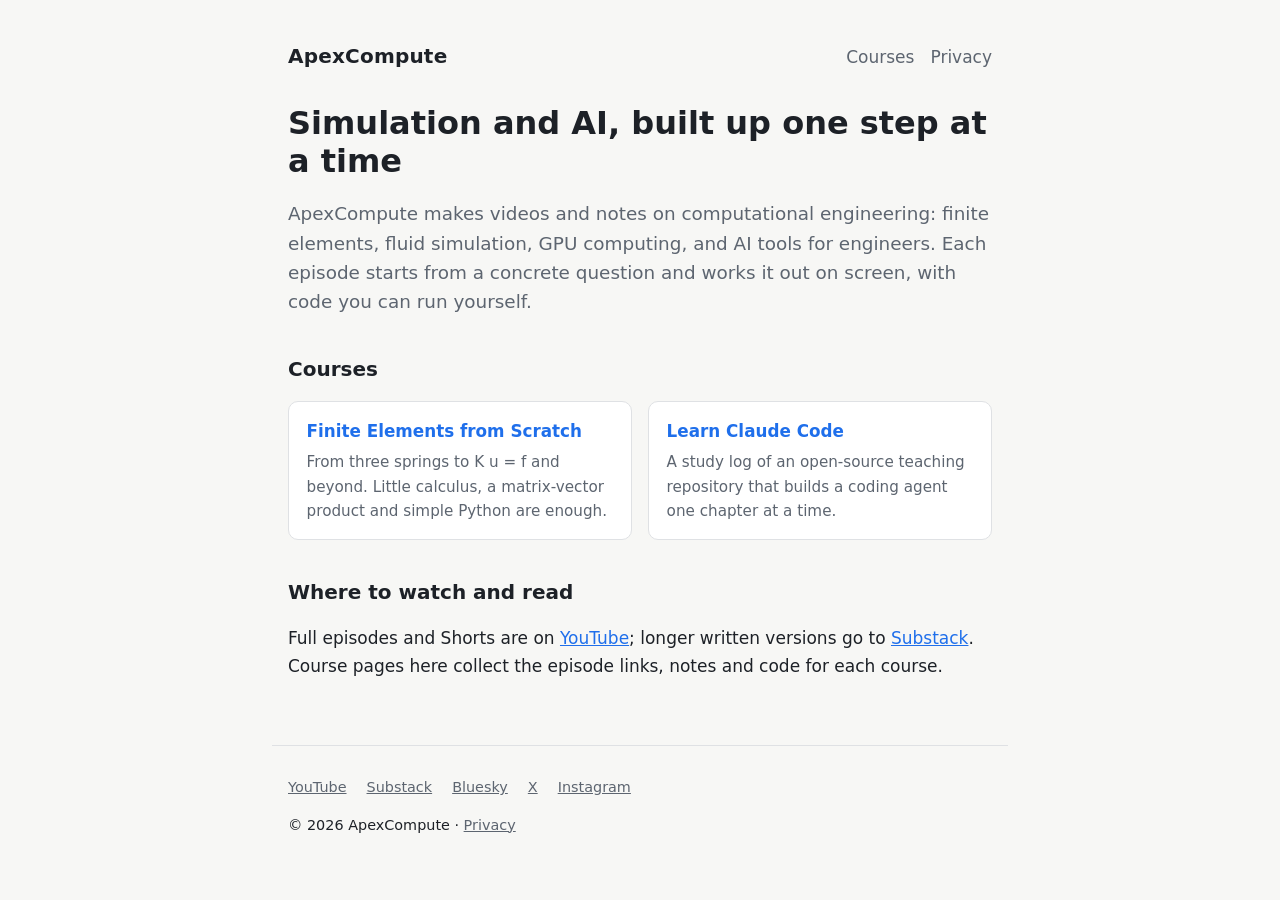
<file: index.html>
<!doctype html>
<html lang="en">
<head>
<meta charset="utf-8">
<meta name="viewport" content="width=device-width, initial-scale=1">
<title>ApexCompute</title>
<meta name="description" content="Videos and notes on simulation, finite elements, GPU computing and AI for engineering.">
<link rel="stylesheet" href="assets/style.css">
</head>
<body>
<header>
  <a class="brand" href="">ApexCompute</a>
  <nav><a href="courses/">Courses</a><a href="privacy.html">Privacy</a></nav>
</header>
<main>
<h1>Simulation and AI, built up one step at a time</h1>
<p class="lead">ApexCompute makes videos and notes on computational engineering: finite elements, fluid simulation, GPU computing, and AI tools for engineers. Each episode starts from a concrete question and works it out on screen, with code you can run yourself.</p>

<h2>Courses</h2>
<div class="cards">
  <a class="card" href="courses/finite-elements/" style="text-decoration:none">
    <h3>Finite Elements from Scratch</h3>
    <p>From three springs to K u = f and beyond. Little calculus, a matrix-vector product and simple Python are enough.</p>
  </a>
  <a class="card" href="courses/claude-code/" style="text-decoration:none">
    <h3>Learn Claude Code</h3>
    <p>A study log of an open-source teaching repository that builds a coding agent one chapter at a time.</p>
  </a>
</div>

<h2>Where to watch and read</h2>
<p>Full episodes and Shorts are on <a href="https://www.youtube.com/@apexcompute372">YouTube</a>; longer written versions go to <a href="https://apexcompute.substack.com">Substack</a>. Course pages here collect the episode links, notes and code for each course.</p>
</main>
<footer>
  <ul class="links">
    <li><a href="https://www.youtube.com/@apexcompute372">YouTube</a></li>
    <li><a href="https://apexcompute.substack.com">Substack</a></li>
    <li><a href="https://bsky.app/profile/apexcompute372.bsky.social">Bluesky</a></li>
    <li><a href="https://x.com/apexcompute372">X</a></li>
    <li><a href="https://www.instagram.com/apexcompute372/">Instagram</a></li>
  </ul>
  <p>© 2026 ApexCompute · <a href="privacy.html">Privacy</a></p>
</footer>
</body>
</html>
</file>
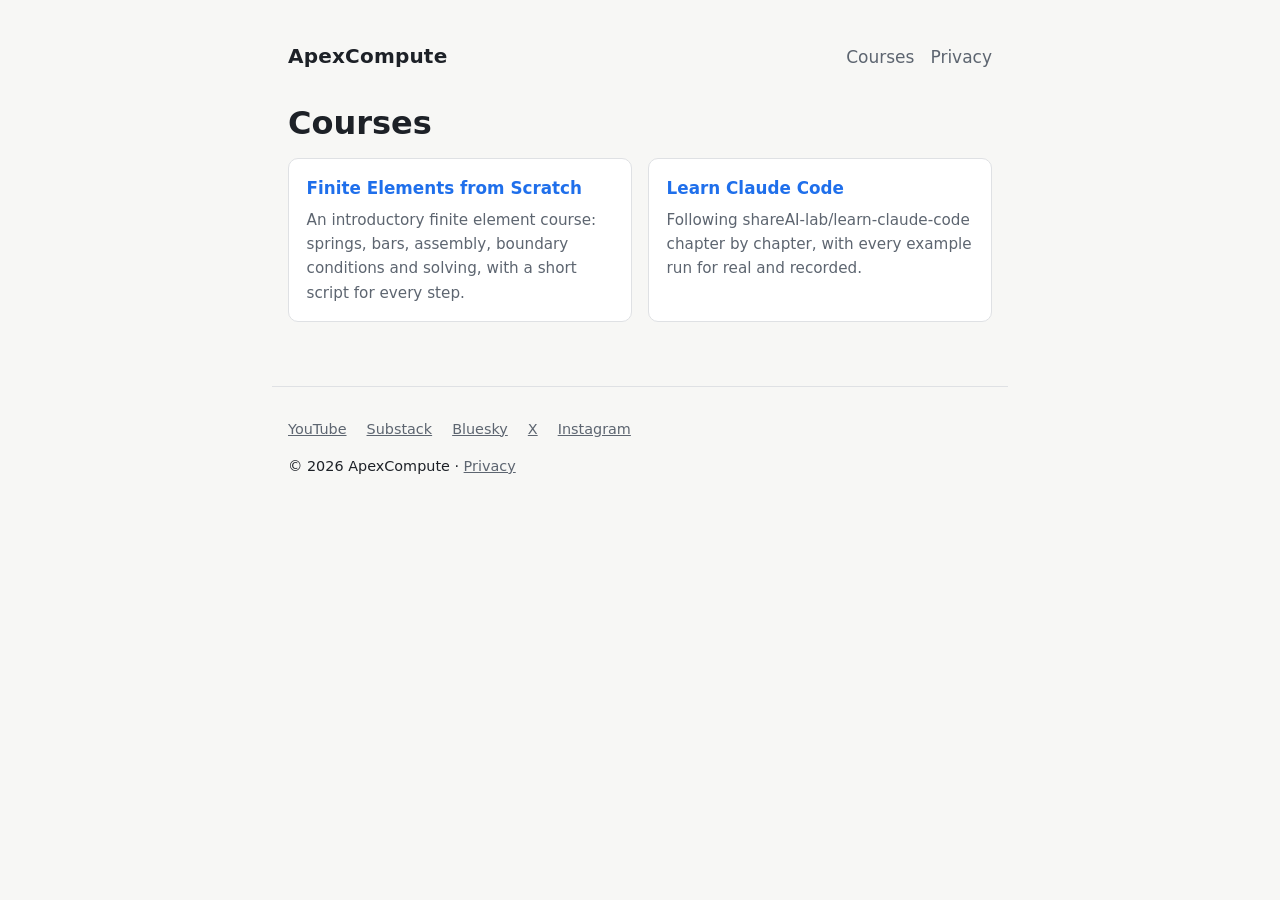
<file: courses/index.html>
<!doctype html>
<html lang="en">
<head>
<meta charset="utf-8">
<meta name="viewport" content="width=device-width, initial-scale=1">
<title>Courses · ApexCompute</title>
<meta name="description" content="Courses by ApexCompute.">
<link rel="stylesheet" href="../assets/style.css">
</head>
<body>
<header>
  <a class="brand" href="../">ApexCompute</a>
  <nav><a href="../courses/">Courses</a><a href="../privacy.html">Privacy</a></nav>
</header>
<main>
<h1>Courses</h1>
<div class="cards">
  <a class="card" href="finite-elements/" style="text-decoration:none">
    <h3>Finite Elements from Scratch</h3>
    <p>An introductory finite element course: springs, bars, assembly, boundary conditions and solving, with a short script for every step.</p>
  </a>
  <a class="card" href="claude-code/" style="text-decoration:none">
    <h3>Learn Claude Code</h3>
    <p>Following shareAI-lab/learn-claude-code chapter by chapter, with every example run for real and recorded.</p>
  </a>
</div>
</main>
<footer>
  <ul class="links">
    <li><a href="https://www.youtube.com/@apexcompute372">YouTube</a></li>
    <li><a href="https://apexcompute.substack.com">Substack</a></li>
    <li><a href="https://bsky.app/profile/apexcompute372.bsky.social">Bluesky</a></li>
    <li><a href="https://x.com/apexcompute372">X</a></li>
    <li><a href="https://www.instagram.com/apexcompute372/">Instagram</a></li>
  </ul>
  <p>© 2026 ApexCompute · <a href="../privacy.html">Privacy</a></p>
</footer>
</body>
</html>
</file>
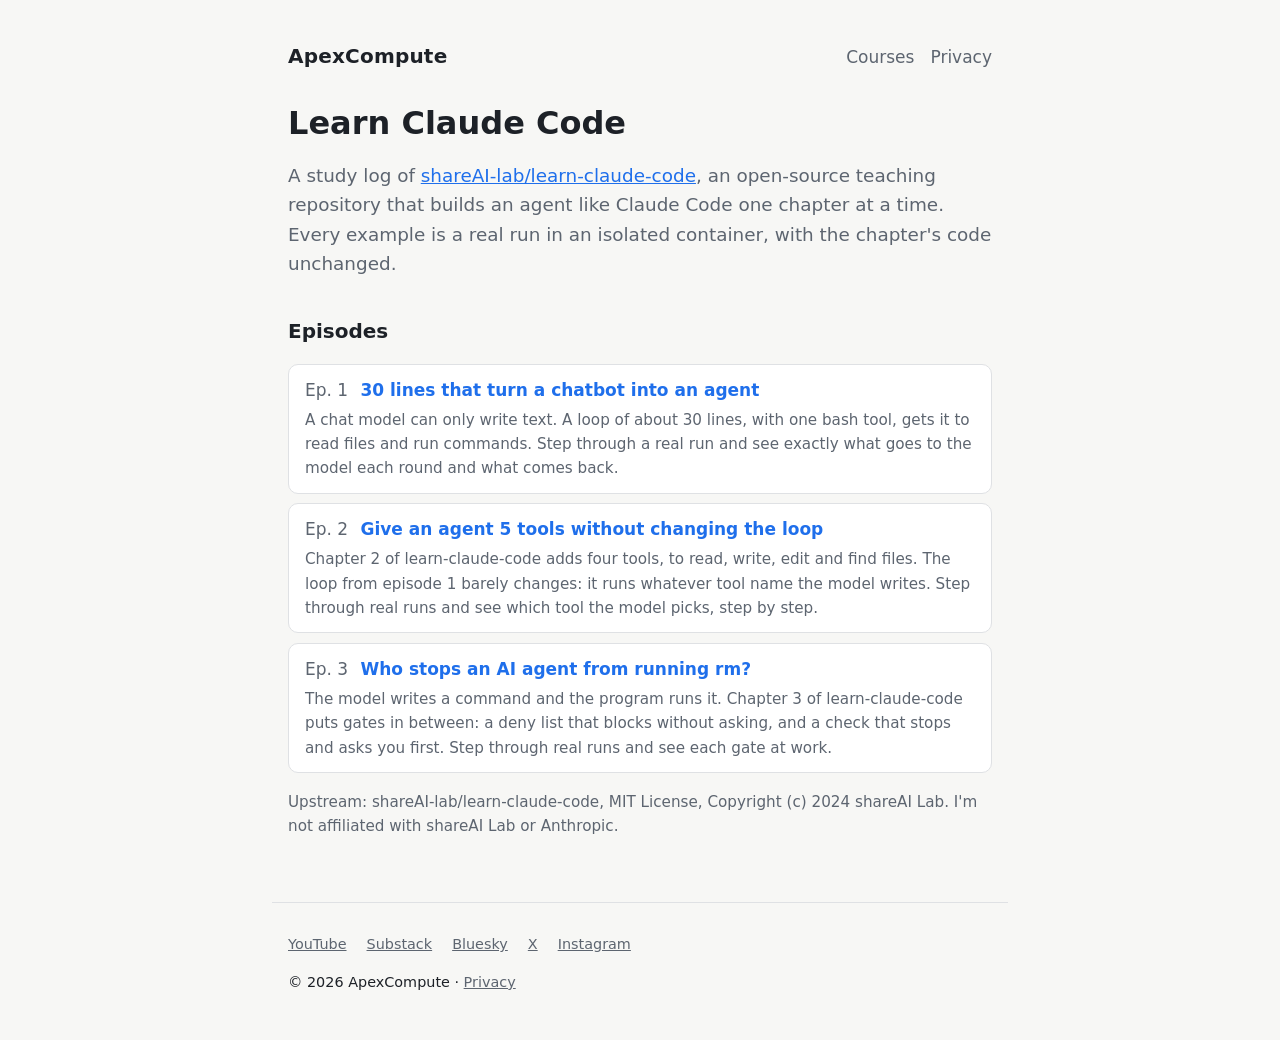
<file: courses/claude-code/index.html>
<!doctype html>
<html lang="en">
<head>
<meta charset="utf-8">
<meta name="viewport" content="width=device-width, initial-scale=1">
<title>Learn Claude Code · ApexCompute</title>
<meta name="description" content="A study log of shareAI-lab/learn-claude-code, chapter by chapter.">
<link rel="stylesheet" href="../../assets/style.css">
</head>
<body>
<header>
  <a class="brand" href="../../">ApexCompute</a>
  <nav><a href="../../courses/">Courses</a><a href="../../privacy.html">Privacy</a></nav>
</header>
<main>
<h1>Learn Claude Code</h1>
<p class="lead">A study log of <a href="https://github.com/shareAI-lab/learn-claude-code">shareAI-lab/learn-claude-code</a>, an open-source teaching repository that builds an agent like Claude Code one chapter at a time. Every example is a real run in an isolated container, with the chapter's code unchanged.</p>

<h2>Episodes</h2>
<!-- episodes:start -->
<ol class="episodes">
  <li><a href="E01/"><span class="ep">Ep. 1</span> 30 lines that turn a chatbot into an agent</a><p>A chat model can only write text. A loop of about 30 lines, with one bash tool, gets it to read files and run commands. Step through a real run and see exactly what goes to the model each round and what comes back.</p></li>
  <li><a href="E02/"><span class="ep">Ep. 2</span> Give an agent 5 tools without changing the loop</a><p>Chapter 2 of learn-claude-code adds four tools, to read, write, edit and find files. The loop from episode 1 barely changes: it runs whatever tool name the model writes. Step through real runs and see which tool the model picks, step by step.</p></li>
  <li><a href="E03/"><span class="ep">Ep. 3</span> Who stops an AI agent from running rm?</a><p>The model writes a command and the program runs it. Chapter 3 of learn-claude-code puts gates in between: a deny list that blocks without asking, and a check that stops and asks you first. Step through real runs and see each gate at work.</p></li>
</ol>
<!-- episodes:end -->

<p class="note">Upstream: shareAI-lab/learn-claude-code, MIT License, Copyright (c) 2024 shareAI Lab. I'm not affiliated with shareAI Lab or Anthropic.</p>
</main>
<footer>
  <ul class="links">
    <li><a href="https://www.youtube.com/@apexcompute372">YouTube</a></li>
    <li><a href="https://apexcompute.substack.com">Substack</a></li>
    <li><a href="https://bsky.app/profile/apexcompute372.bsky.social">Bluesky</a></li>
    <li><a href="https://x.com/apexcompute372">X</a></li>
    <li><a href="https://www.instagram.com/apexcompute372/">Instagram</a></li>
  </ul>
  <p>© 2026 ApexCompute · <a href="../../privacy.html">Privacy</a></p>
</footer>
</body>
</html>
</file>
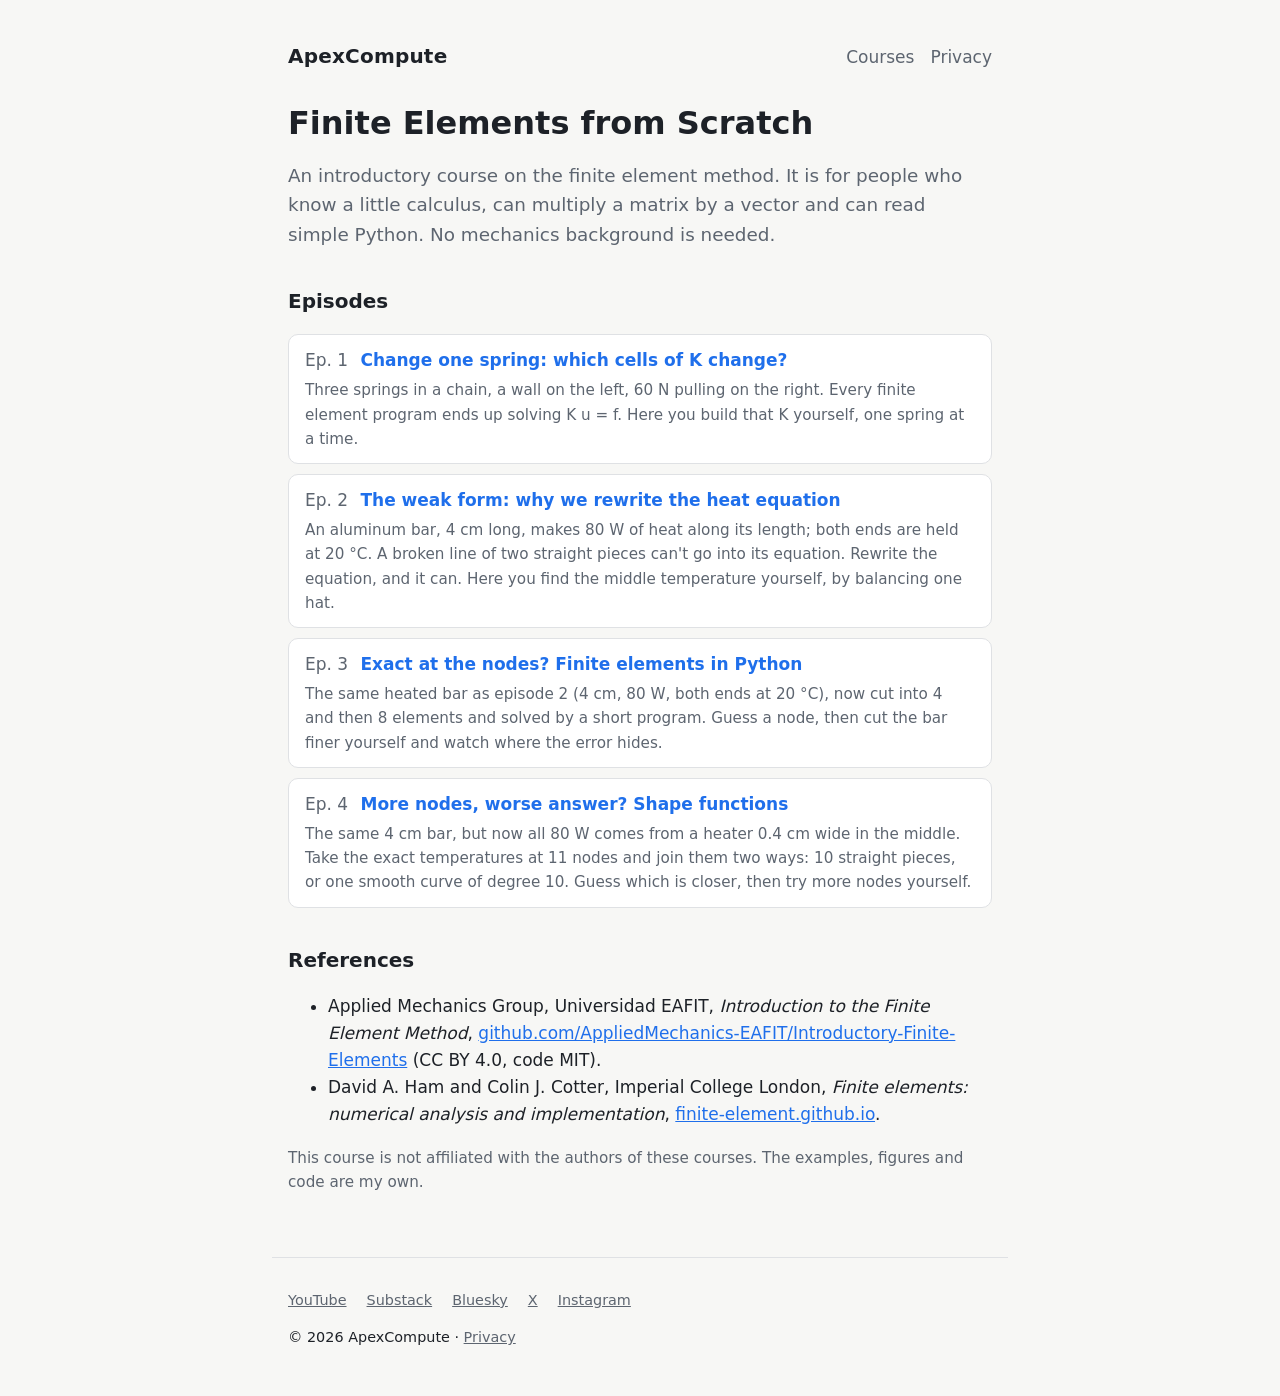
<file: courses/finite-elements/index.html>
<!doctype html>
<html lang="en">
<head>
<meta charset="utf-8">
<meta name="viewport" content="width=device-width, initial-scale=1">
<title>Finite Elements from Scratch · ApexCompute</title>
<meta name="description" content="An introductory finite element course with runnable code for every episode.">
<link rel="stylesheet" href="../../assets/style.css">
</head>
<body>
<header>
  <a class="brand" href="../../">ApexCompute</a>
  <nav><a href="../../courses/">Courses</a><a href="../../privacy.html">Privacy</a></nav>
</header>
<main>
<h1>Finite Elements from Scratch</h1>
<p class="lead">An introductory course on the finite element method. It is for people who know a little calculus, can multiply a matrix by a vector and can read simple Python. No mechanics background is needed.</p>

<h2>Episodes</h2>
<!-- episodes:start -->
<ol class="episodes">
  <li><a href="E01/"><span class="ep">Ep. 1</span> Change one spring: which cells of K change?</a><p>Three springs in a chain, a wall on the left, 60 N pulling on the right. Every finite element program ends up solving K u = f. Here you build that K yourself, one spring at a time.</p></li>
  <li><a href="E02/"><span class="ep">Ep. 2</span> The weak form: why we rewrite the heat equation</a><p>An aluminum bar, 4 cm long, makes 80 W of heat along its length; both ends are held at 20 °C. A broken line of two straight pieces can&#x27;t go into its equation. Rewrite the equation, and it can. Here you find the middle temperature yourself, by balancing one hat.</p></li>
  <li><a href="E03/"><span class="ep">Ep. 3</span> Exact at the nodes? Finite elements in Python</a><p>The same heated bar as episode 2 (4 cm, 80 W, both ends at 20 °C), now cut into 4 and then 8 elements and solved by a short program. Guess a node, then cut the bar finer yourself and watch where the error hides.</p></li>
  <li><a href="E04/"><span class="ep">Ep. 4</span> More nodes, worse answer? Shape functions</a><p>The same 4 cm bar, but now all 80 W comes from a heater 0.4 cm wide in the middle. Take the exact temperatures at 11 nodes and join them two ways: 10 straight pieces, or one smooth curve of degree 10. Guess which is closer, then try more nodes yourself.</p></li>
</ol>
<!-- episodes:end -->

<h2>References</h2>
<ul>
  <li>Applied Mechanics Group, Universidad EAFIT, <em>Introduction to the Finite Element Method</em>, <a href="https://github.com/AppliedMechanics-EAFIT/Introductory-Finite-Elements">github.com/AppliedMechanics-EAFIT/Introductory-Finite-Elements</a> (CC BY 4.0, code MIT).</li>
  <li>David A. Ham and Colin J. Cotter, Imperial College London, <em>Finite elements: numerical analysis and implementation</em>, <a href="https://finite-element.github.io">finite-element.github.io</a>.</li>
</ul>
<p class="note">This course is not affiliated with the authors of these courses. The examples, figures and code are my own.</p>
</main>
<footer>
  <ul class="links">
    <li><a href="https://www.youtube.com/@apexcompute372">YouTube</a></li>
    <li><a href="https://apexcompute.substack.com">Substack</a></li>
    <li><a href="https://bsky.app/profile/apexcompute372.bsky.social">Bluesky</a></li>
    <li><a href="https://x.com/apexcompute372">X</a></li>
    <li><a href="https://www.instagram.com/apexcompute372/">Instagram</a></li>
  </ul>
  <p>© 2026 ApexCompute · <a href="../../privacy.html">Privacy</a></p>
</footer>
</body>
</html>
</file>
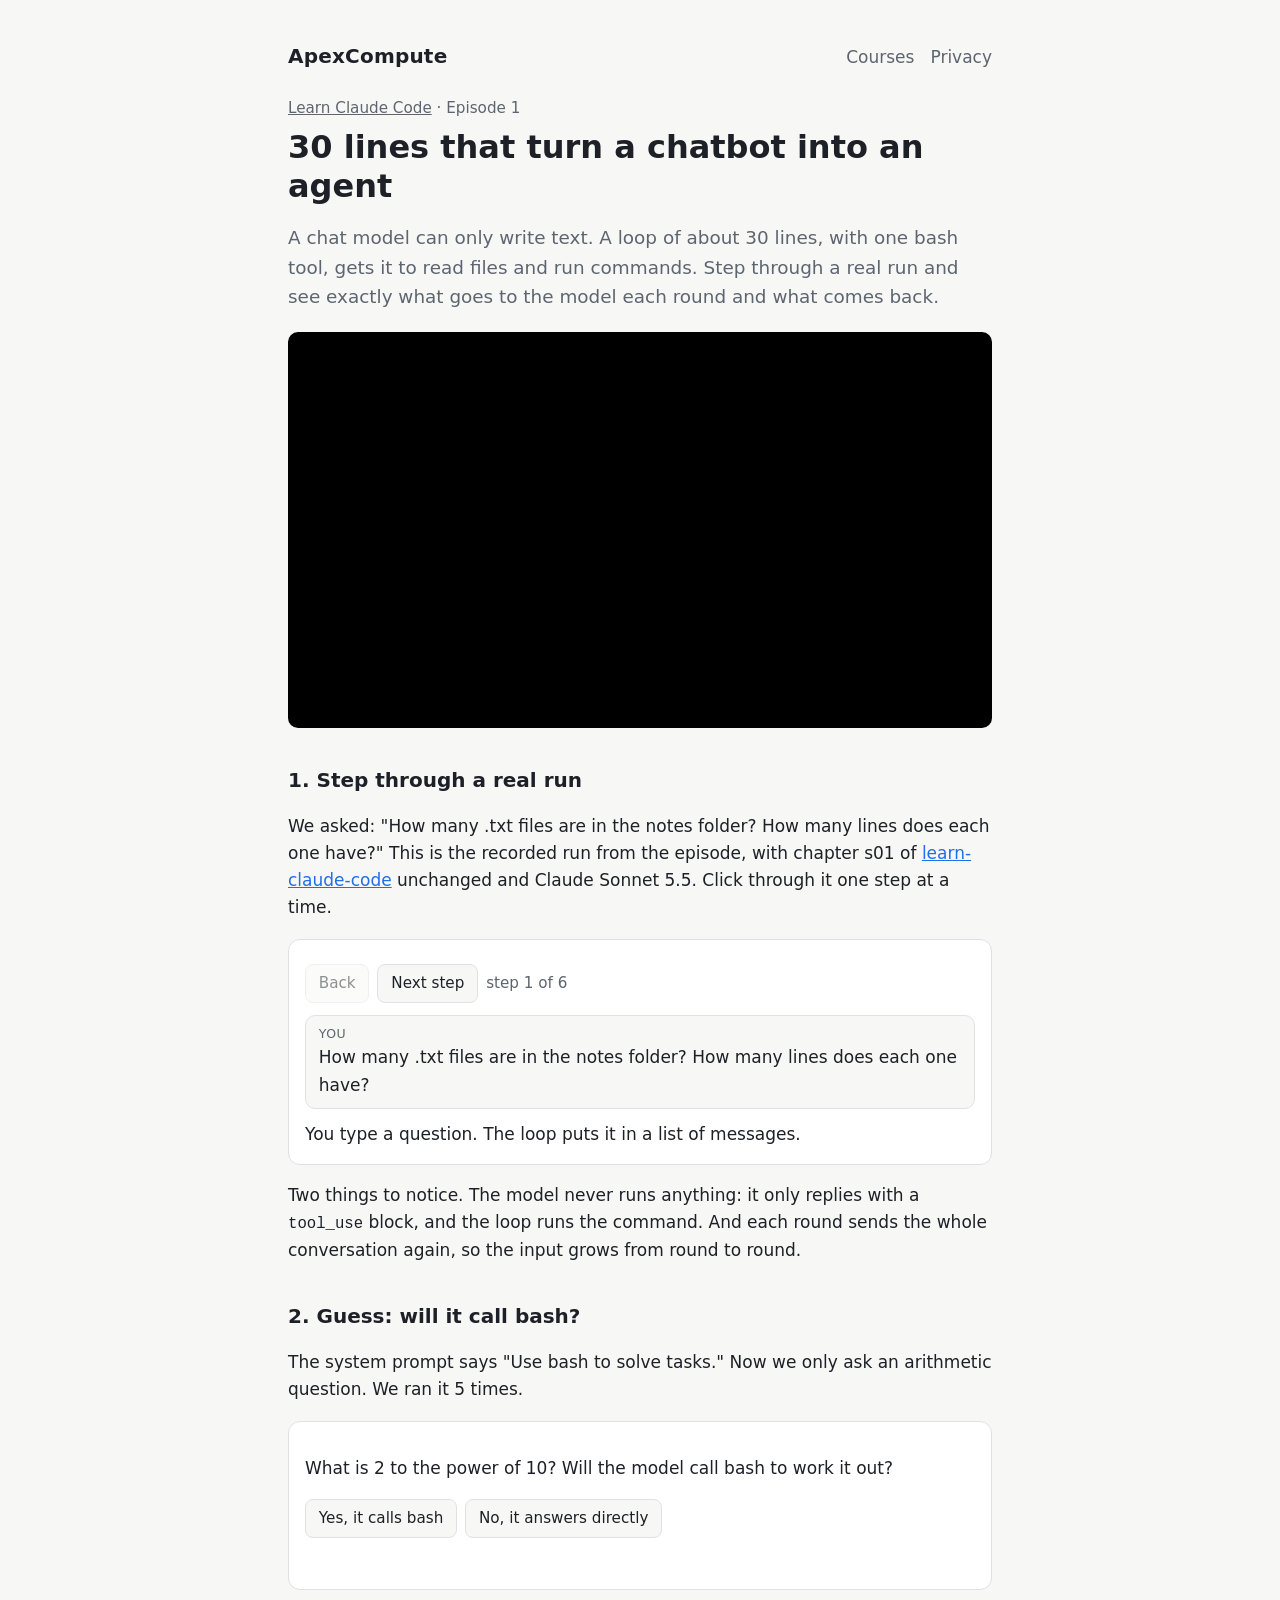
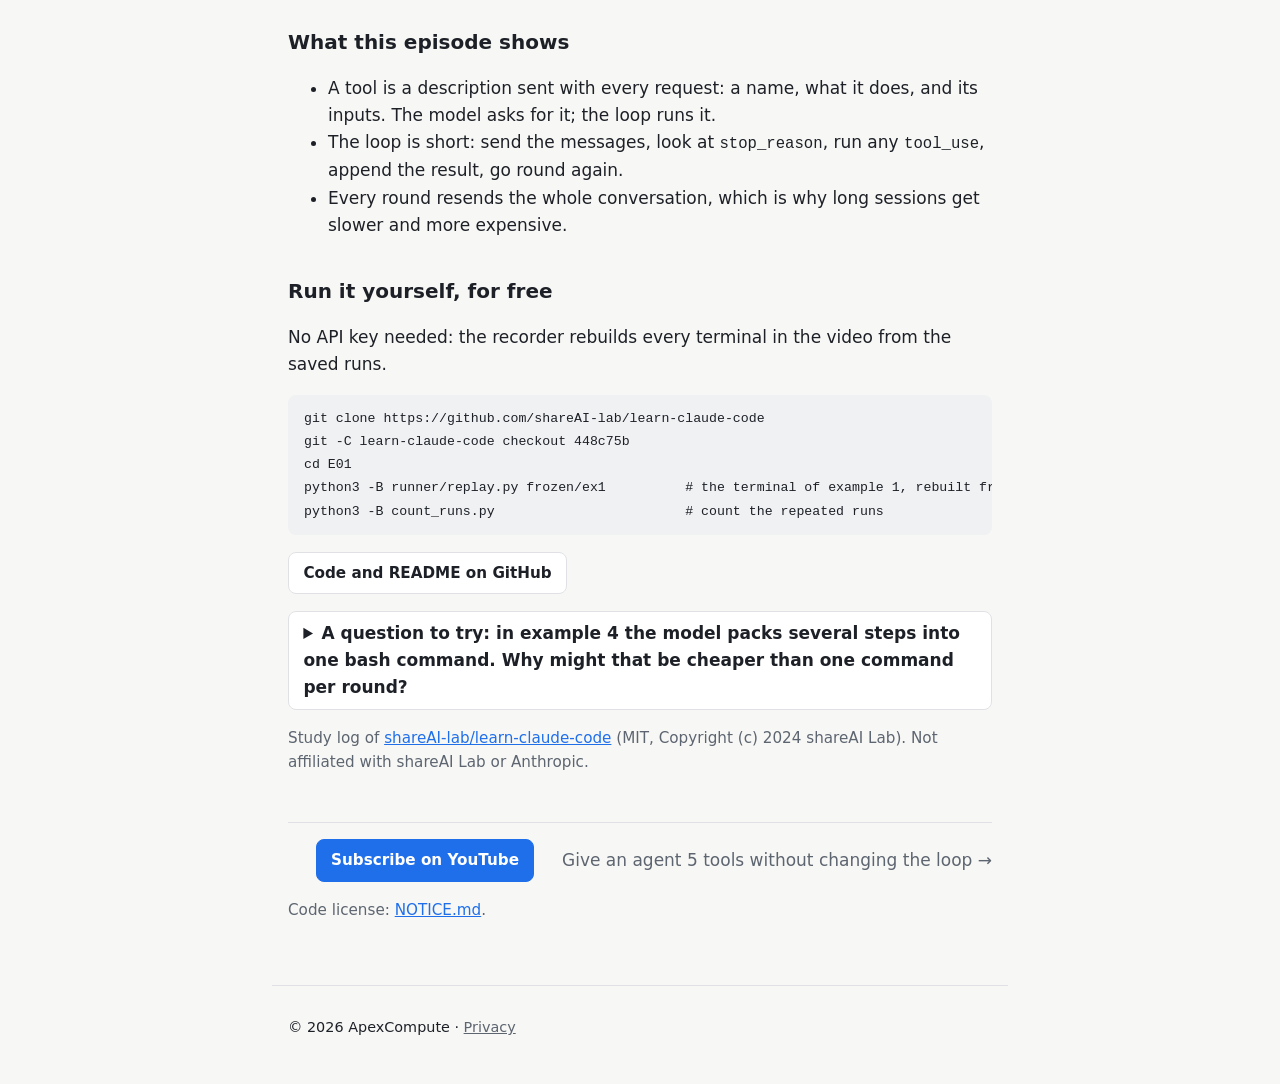
<file: courses/claude-code/E01/index.html>
<!doctype html>
<html lang="en">
<head>
<meta charset="utf-8">
<meta name="viewport" content="width=device-width, initial-scale=1">
<title>30 lines that turn a chatbot into an agent · Learn Claude Code</title>
<meta name="description" content="A chat model can only write text. A loop of about 30 lines, with one bash tool, gets it to read files and run commands. Step through a real run and see exactly what goes to the model each round and what comes back.">
<meta property="og:title" content="30 lines that turn a chatbot into an agent">
<meta property="og:description" content="A chat model can only write text. A loop of about 30 lines, with one bash tool, gets it to read files and run commands. Step through a real run and see exactly what goes to the model each round and what comes back.">
<meta property="og:image" content="https://i.ytimg.com/vi/6kh8ogDK3AI/maxresdefault.jpg">
<link rel="stylesheet" href="../../../assets/style.css">
</head>
<body>
<header>
  <a class="brand" href="../../../">ApexCompute</a>
  <nav><a href="../../../courses/">Courses</a><a href="../../../privacy.html">Privacy</a></nav>
</header>
<main class="episode">
<p class="kicker"><a href="../">Learn Claude Code</a> · Episode 1</p>
<h1>30 lines that turn a chatbot into an agent</h1>
<p class="lead">A chat model can only write text. A loop of about 30 lines, with one bash tool, gets it to read files and run commands. Step through a real run and see exactly what goes to the model each round and what comes back.</p>
<div class="video"><iframe src="https://www.youtube-nocookie.com/embed/6kh8ogDK3AI" title="Watch the episode" loading="lazy" allow="encrypted-media; picture-in-picture; fullscreen" allowfullscreen></iframe></div>

<h2>1. Step through a real run</h2>
<p>We asked: "How many .txt files are in the notes folder? How many lines does each one have?" This is the recorded run from the episode, with chapter s01 of <a href="https://github.com/shareAI-lab/learn-claude-code">learn-claude-code</a> unchanged and Claude Sonnet 5.5. Click through it one step at a time.</p>
<div data-lcc="replay" data-config='{"run":"frozen/ex1","scale":700}'></div>
<p>Two things to notice. The model never runs anything: it only replies with a <code>tool_use</code> block, and the loop runs the command. And each round sends the whole conversation again, so the input grows from round to round.</p>

<h2>2. Guess: will it call bash?</h2>
<p>The system prompt says "Use bash to solve tasks." Now we only ask an arithmetic question. We ran it 5 times.</p>
<div data-lcc="bet" data-config='{"question":"What is 2 to the power of 10? Will the model call bash to work it out?",
 "options":[{"id":"yes","text":"Yes, it calls bash"},{"id":"no","text":"No, it answers directly"}],
 "runs":["frozen/ex2_r1","frozen/ex2_r2","frozen/ex2_r3","frozen/ex2_r4","frozen/ex2_r5"],
 "explain":"Nowhere in the loop is there a line that asks whether a question needs a tool. The model decides in each reply; the loop only checks whether the reply has a tool_use block. \"Use bash\" is a sentence for the model to read, not a switch. This is 5 runs with one model, one setting and one question; a harder calculation or another model could differ."}'></div>

<h2>What this episode shows</h2>
<ul>
  <li>A tool is a description sent with every request: a name, what it does, and its inputs. The model asks for it; the loop runs it.</li>
  <li>The loop is short: send the messages, look at <code>stop_reason</code>, run any <code>tool_use</code>, append the result, go round again.</li>
  <li>Every round resends the whole conversation, which is why long sessions get slower and more expensive.</li>
</ul>

<h2>Run it yourself, for free</h2>
<p>No API key needed: the recorder rebuilds every terminal in the video from the saved runs.</p>
<pre><code>git clone https://github.com/shareAI-lab/learn-claude-code
git -C learn-claude-code checkout 448c75b
cd E01
python3 -B runner/replay.py frozen/ex1          # the terminal of example 1, rebuilt from the trace
python3 -B count_runs.py                        # count the repeated runs</code></pre>
<p><a class="button" href="https://github.com/apexcompute/apexcompute.github.io/tree/main/courses/claude-code/E01">Code and README on GitHub</a></p>
<details><summary>A question to try: in example 4 the model packs several steps into one bash command. Why might that be cheaper than one command per round?</summary>
<p>Every round resends the whole conversation. Fewer rounds means the long history is sent fewer times, so one bigger command saves input tokens. The cost is that one long output can get cut off on screen, although the model still receives it in full.</p>
</details>
<p class="note">Study log of <a href="https://github.com/shareAI-lab/learn-claude-code">shareAI-lab/learn-claude-code</a> (MIT, Copyright (c) 2024 shareAI Lab). Not affiliated with shareAI Lab or Anthropic.</p>

<nav class="pager"><span></span><a class="button sub" href="https://www.youtube.com/@apexcompute372?sub_confirmation=1">Subscribe on YouTube</a><a href="../E02/">Give an agent 5 tools without changing the loop →</a></nav>
<p class="note">Code license: <a href="https://github.com/apexcompute/apexcompute.github.io/blob/main/courses/claude-code/NOTICE.md">NOTICE.md</a>.</p>
</main>
<footer>
  <p>© 2026 ApexCompute · <a href="../../../privacy.html">Privacy</a></p>
</footer>
<script src="../../../assets/lcc.js"></script>
</body>
</html>
</file>
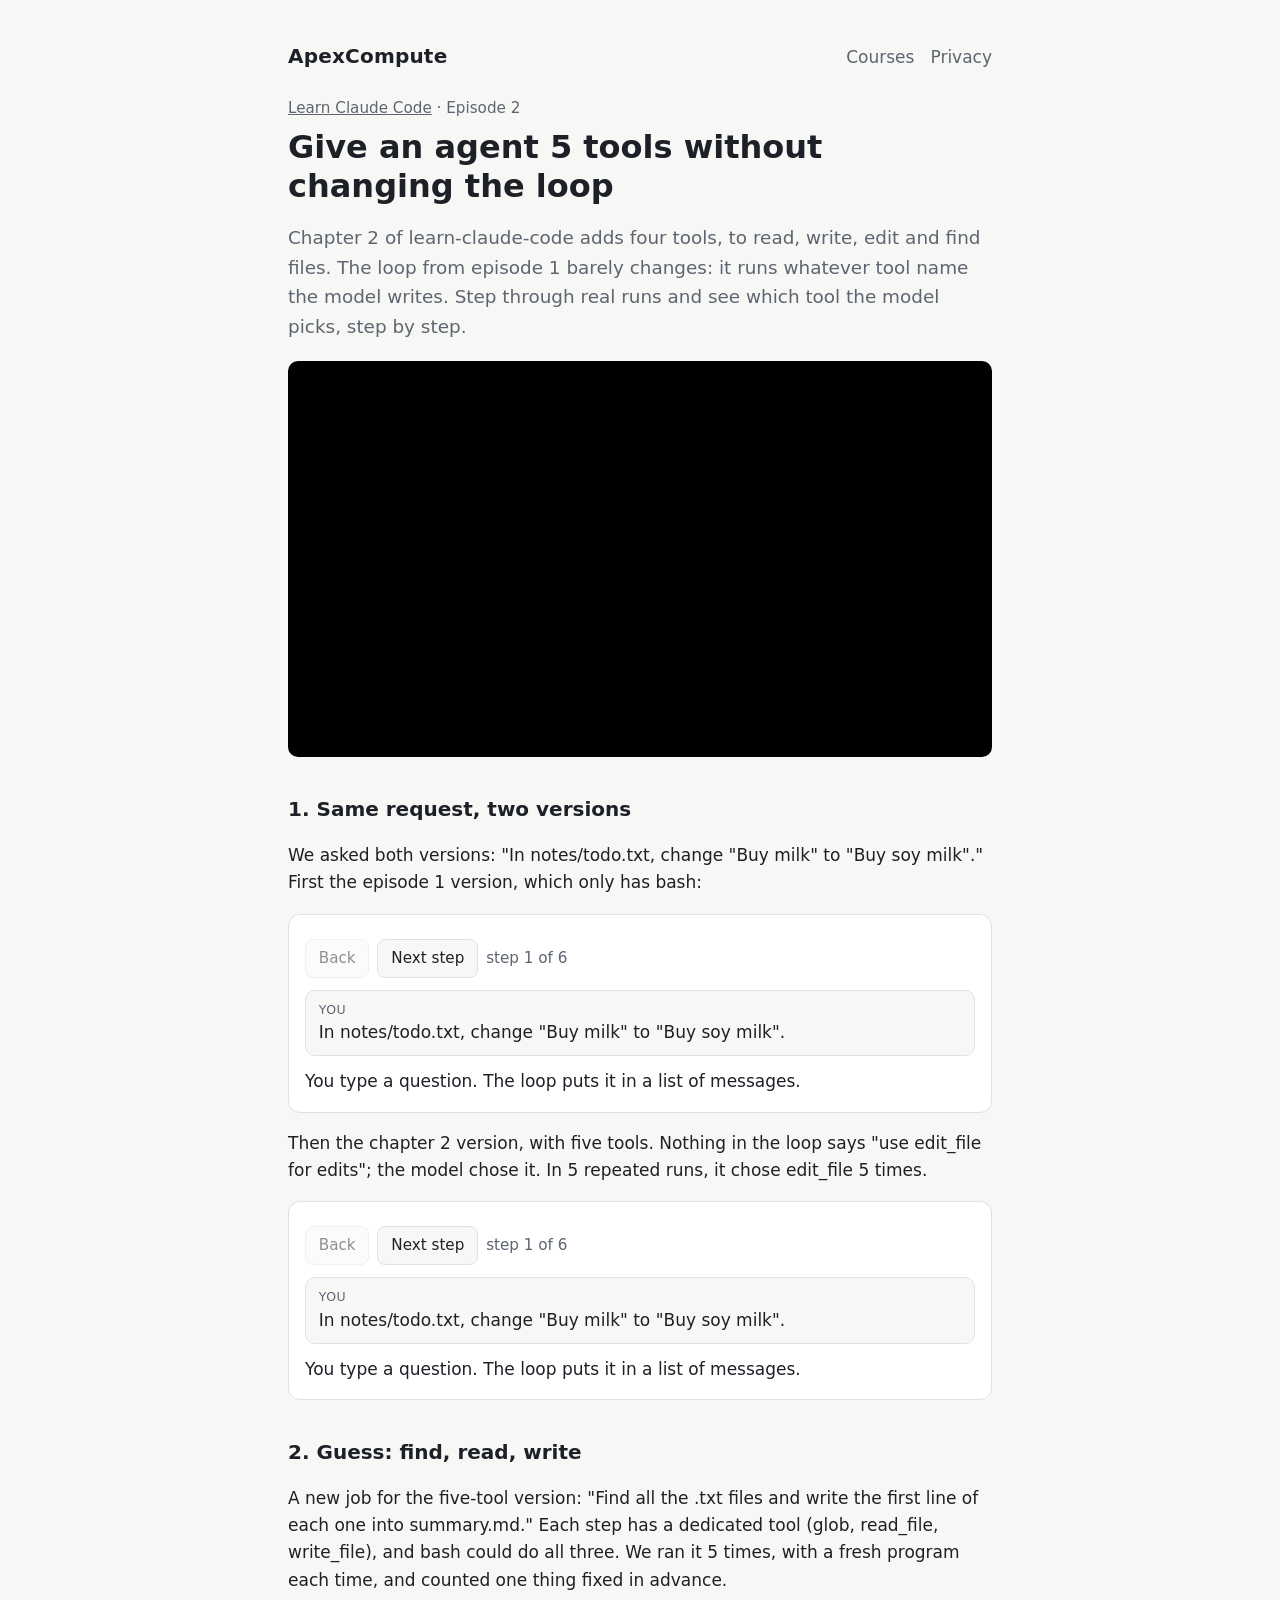
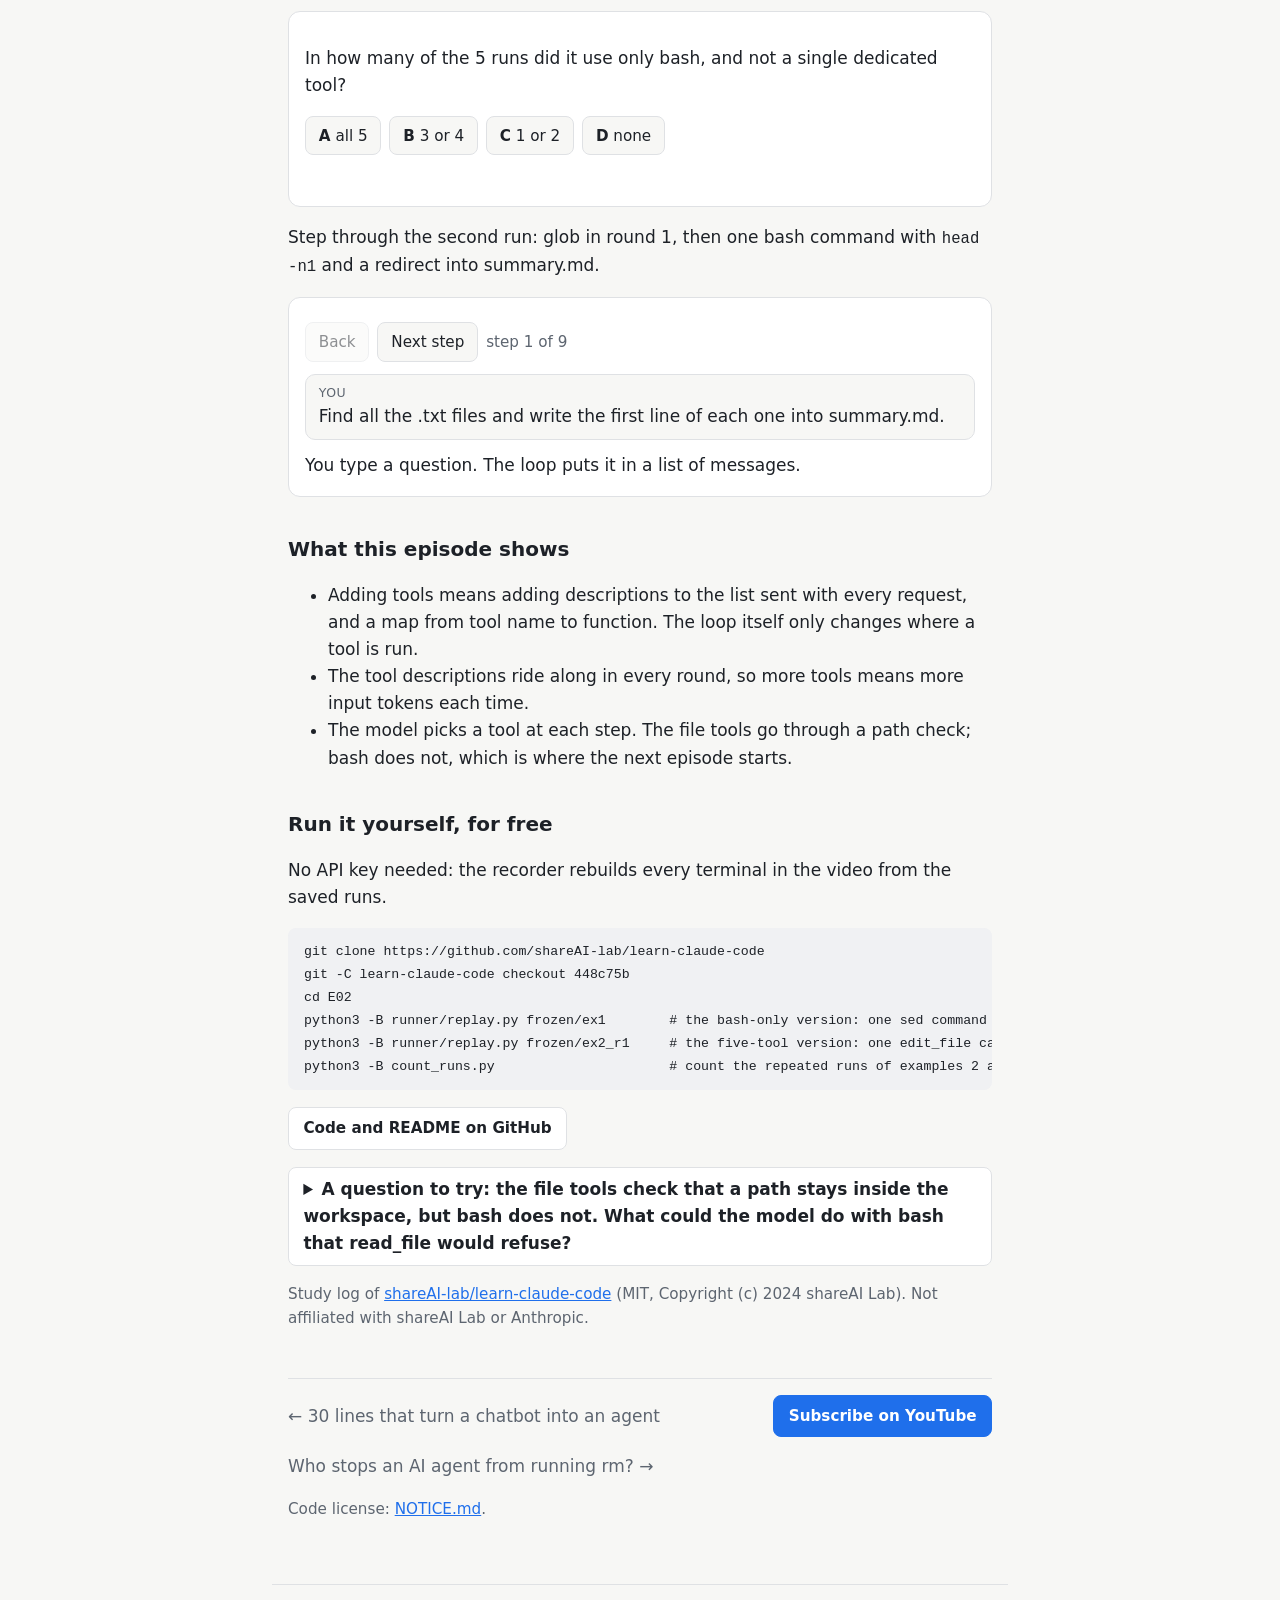
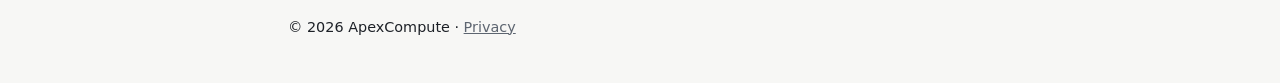
<file: courses/claude-code/E02/index.html>
<!doctype html>
<html lang="en">
<head>
<meta charset="utf-8">
<meta name="viewport" content="width=device-width, initial-scale=1">
<title>Give an agent 5 tools without changing the loop · Learn Claude Code</title>
<meta name="description" content="Chapter 2 of learn-claude-code adds four tools, to read, write, edit and find files. The loop from episode 1 barely changes: it runs whatever tool name the model writes. Step through real runs and see which tool the model picks, step by step.">
<meta property="og:title" content="Give an agent 5 tools without changing the loop">
<meta property="og:description" content="Chapter 2 of learn-claude-code adds four tools, to read, write, edit and find files. The loop from episode 1 barely changes: it runs whatever tool name the model writes. Step through real runs and see which tool the model picks, step by step.">
<meta property="og:image" content="https://i.ytimg.com/vi/nGXc5afCTC8/maxresdefault.jpg">
<link rel="stylesheet" href="../../../assets/style.css">
</head>
<body>
<header>
  <a class="brand" href="../../../">ApexCompute</a>
  <nav><a href="../../../courses/">Courses</a><a href="../../../privacy.html">Privacy</a></nav>
</header>
<main class="episode">
<p class="kicker"><a href="../">Learn Claude Code</a> · Episode 2</p>
<h1>Give an agent 5 tools without changing the loop</h1>
<p class="lead">Chapter 2 of learn-claude-code adds four tools, to read, write, edit and find files. The loop from episode 1 barely changes: it runs whatever tool name the model writes. Step through real runs and see which tool the model picks, step by step.</p>
<div class="video"><iframe src="https://www.youtube-nocookie.com/embed/nGXc5afCTC8" title="Watch the episode" loading="lazy" allow="encrypted-media; picture-in-picture; fullscreen" allowfullscreen></iframe></div>

<h2>1. Same request, two versions</h2>
<p>We asked both versions: "In notes/todo.txt, change "Buy milk" to "Buy soy milk"." First the episode 1 version, which only has bash:</p>
<div data-lcc="replay" data-config='{"run":"frozen/ex1","scale":1200}'></div>
<p>Then the chapter 2 version, with five tools. Nothing in the loop says "use edit_file for edits"; the model chose it. In 5 repeated runs, it chose edit_file 5 times.</p>
<div data-lcc="replay" data-config='{"run":"frozen/ex2_r1","scale":1200}'></div>

<h2>2. Guess: find, read, write</h2>
<p>A new job for the five-tool version: "Find all the .txt files and write the first line of each one into summary.md." Each step has a dedicated tool (glob, read_file, write_file), and bash could do all three. We ran it 5 times, with a fresh program each time, and counted one thing fixed in advance.</p>
<div data-lcc="tally" data-config='{"question":"In how many of the 5 runs did it use only bash, and not a single dedicated tool?","only":"bash",
 "options":[{"id":"A","text":"all 5","min":5,"max":5},{"id":"B","text":"3 or 4","min":3,"max":4},{"id":"C","text":"1 or 2","min":1,"max":2},{"id":"D","text":"none","min":0,"max":0}],
 "runs":["frozen/ex3_r1","frozen/ex3_r2","frozen/ex3_r3","frozen/ex3_r4","frozen/ex3_r5"],
 "explain":"How it chose is more interesting than the count: to find the files it usually picked glob, but reading and writing went into one bash command every time, and read_file and write_file were never called. The tools are options for the model, not rules. One model, one setting, one task, 5 runs."}'></div>
<p>Step through the second run: glob in round 1, then one bash command with <code>head -n1</code> and a redirect into summary.md.</p>
<div data-lcc="replay" data-config='{"run":"frozen/ex3_r2","scale":1200}'></div>

<h2>What this episode shows</h2>
<ul>
  <li>Adding tools means adding descriptions to the list sent with every request, and a map from tool name to function. The loop itself only changes where a tool is run.</li>
  <li>The tool descriptions ride along in every round, so more tools means more input tokens each time.</li>
  <li>The model picks a tool at each step. The file tools go through a path check; bash does not, which is where the next episode starts.</li>
</ul>

<h2>Run it yourself, for free</h2>
<p>No API key needed: the recorder rebuilds every terminal in the video from the saved runs.</p>
<pre><code>git clone https://github.com/shareAI-lab/learn-claude-code
git -C learn-claude-code checkout 448c75b
cd E02
python3 -B runner/replay.py frozen/ex1        # the bash-only version: one sed command
python3 -B runner/replay.py frozen/ex2_r1     # the five-tool version: one edit_file call
python3 -B count_runs.py                      # count the repeated runs of examples 2 and 3</code></pre>
<p><a class="button" href="https://github.com/apexcompute/apexcompute.github.io/tree/main/courses/claude-code/E02">Code and README on GitHub</a></p>
<details><summary>A question to try: the file tools check that a path stays inside the workspace, but bash does not. What could the model do with bash that read_file would refuse?</summary>
<p>Read or write a file outside the workspace, for example with <code>cat ../something</code> or a redirect to an absolute path. read_file would refuse that path; bash runs whatever command it is given. Episode 3 looks at who gets to say no before a command runs.</p>
</details>
<p class="note">Study log of <a href="https://github.com/shareAI-lab/learn-claude-code">shareAI-lab/learn-claude-code</a> (MIT, Copyright (c) 2024 shareAI Lab). Not affiliated with shareAI Lab or Anthropic.</p>

<nav class="pager"><a href="../E01/">← 30 lines that turn a chatbot into an agent</a><a class="button sub" href="https://www.youtube.com/@apexcompute372?sub_confirmation=1">Subscribe on YouTube</a><a href="../E03/">Who stops an AI agent from running rm? →</a></nav>
<p class="note">Code license: <a href="https://github.com/apexcompute/apexcompute.github.io/blob/main/courses/claude-code/NOTICE.md">NOTICE.md</a>.</p>
</main>
<footer>
  <p>© 2026 ApexCompute · <a href="../../../privacy.html">Privacy</a></p>
</footer>
<script src="../../../assets/lcc.js"></script>
</body>
</html>
</file>
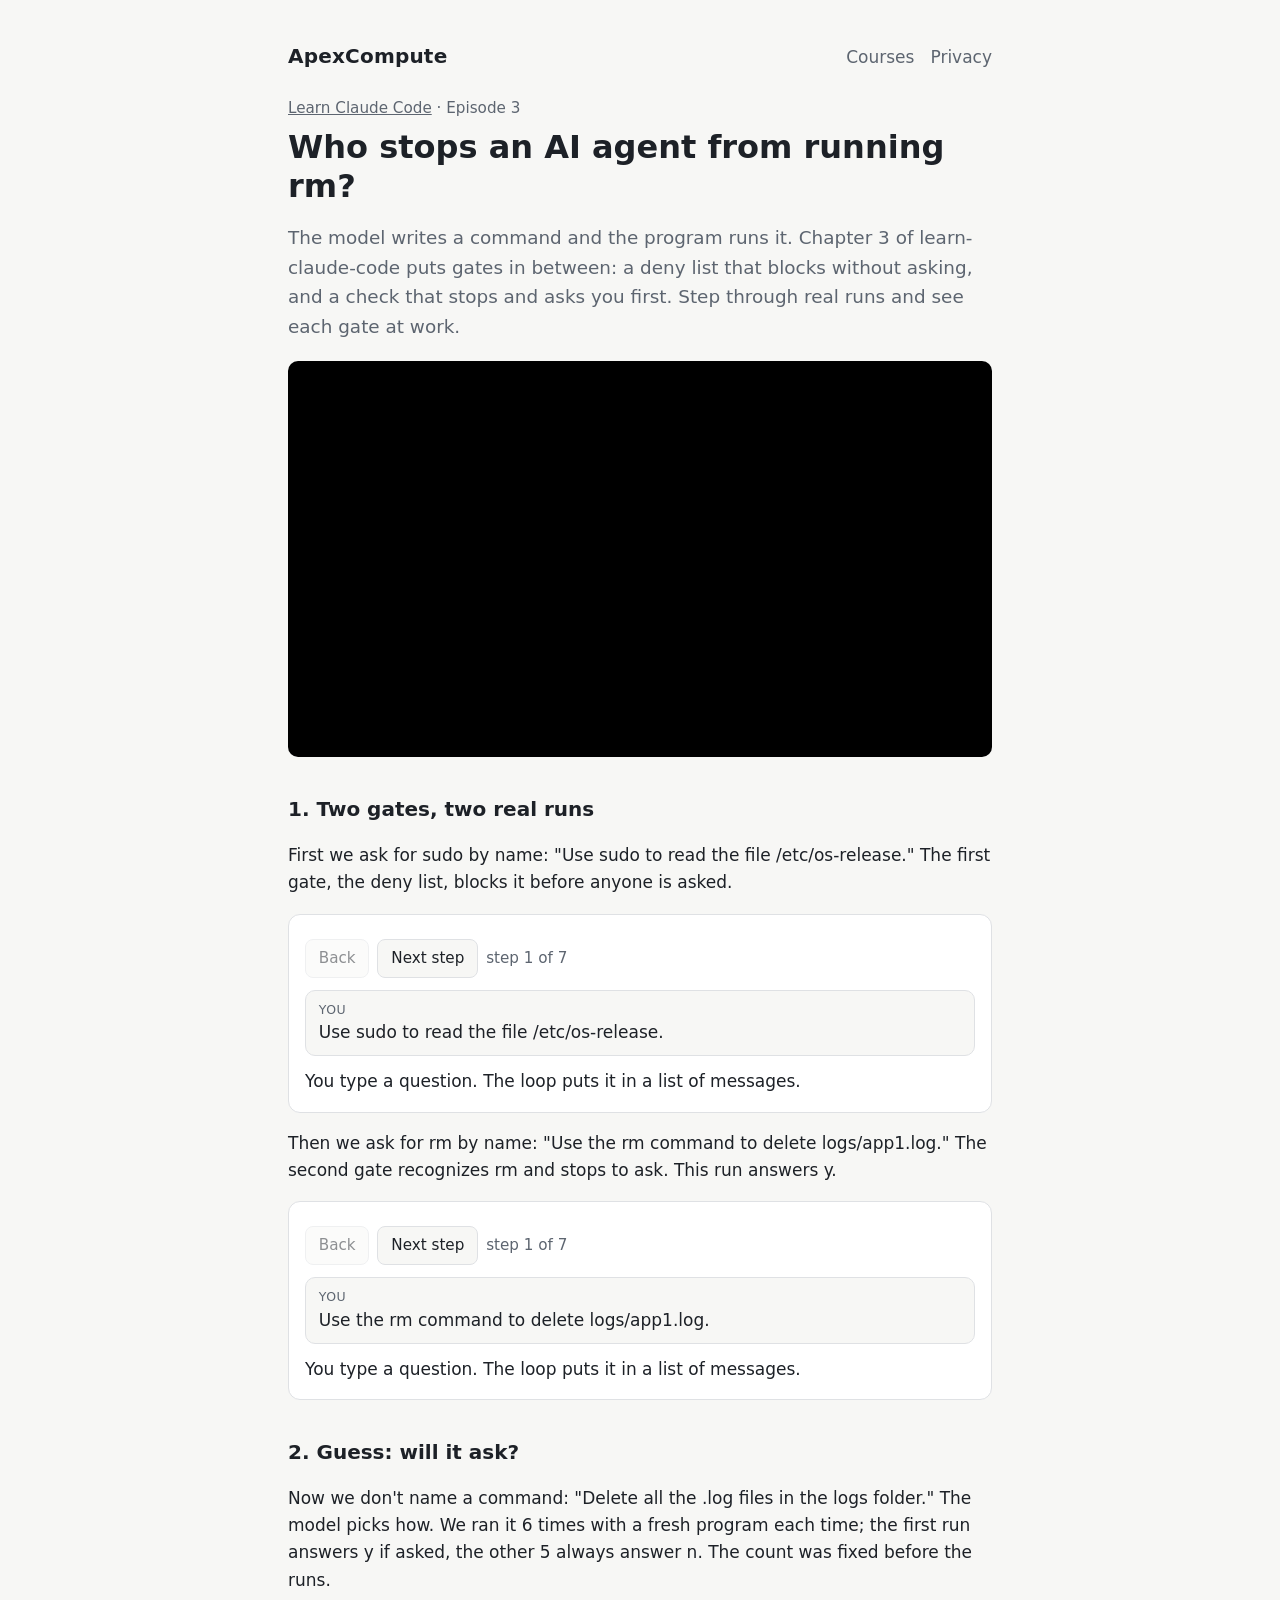
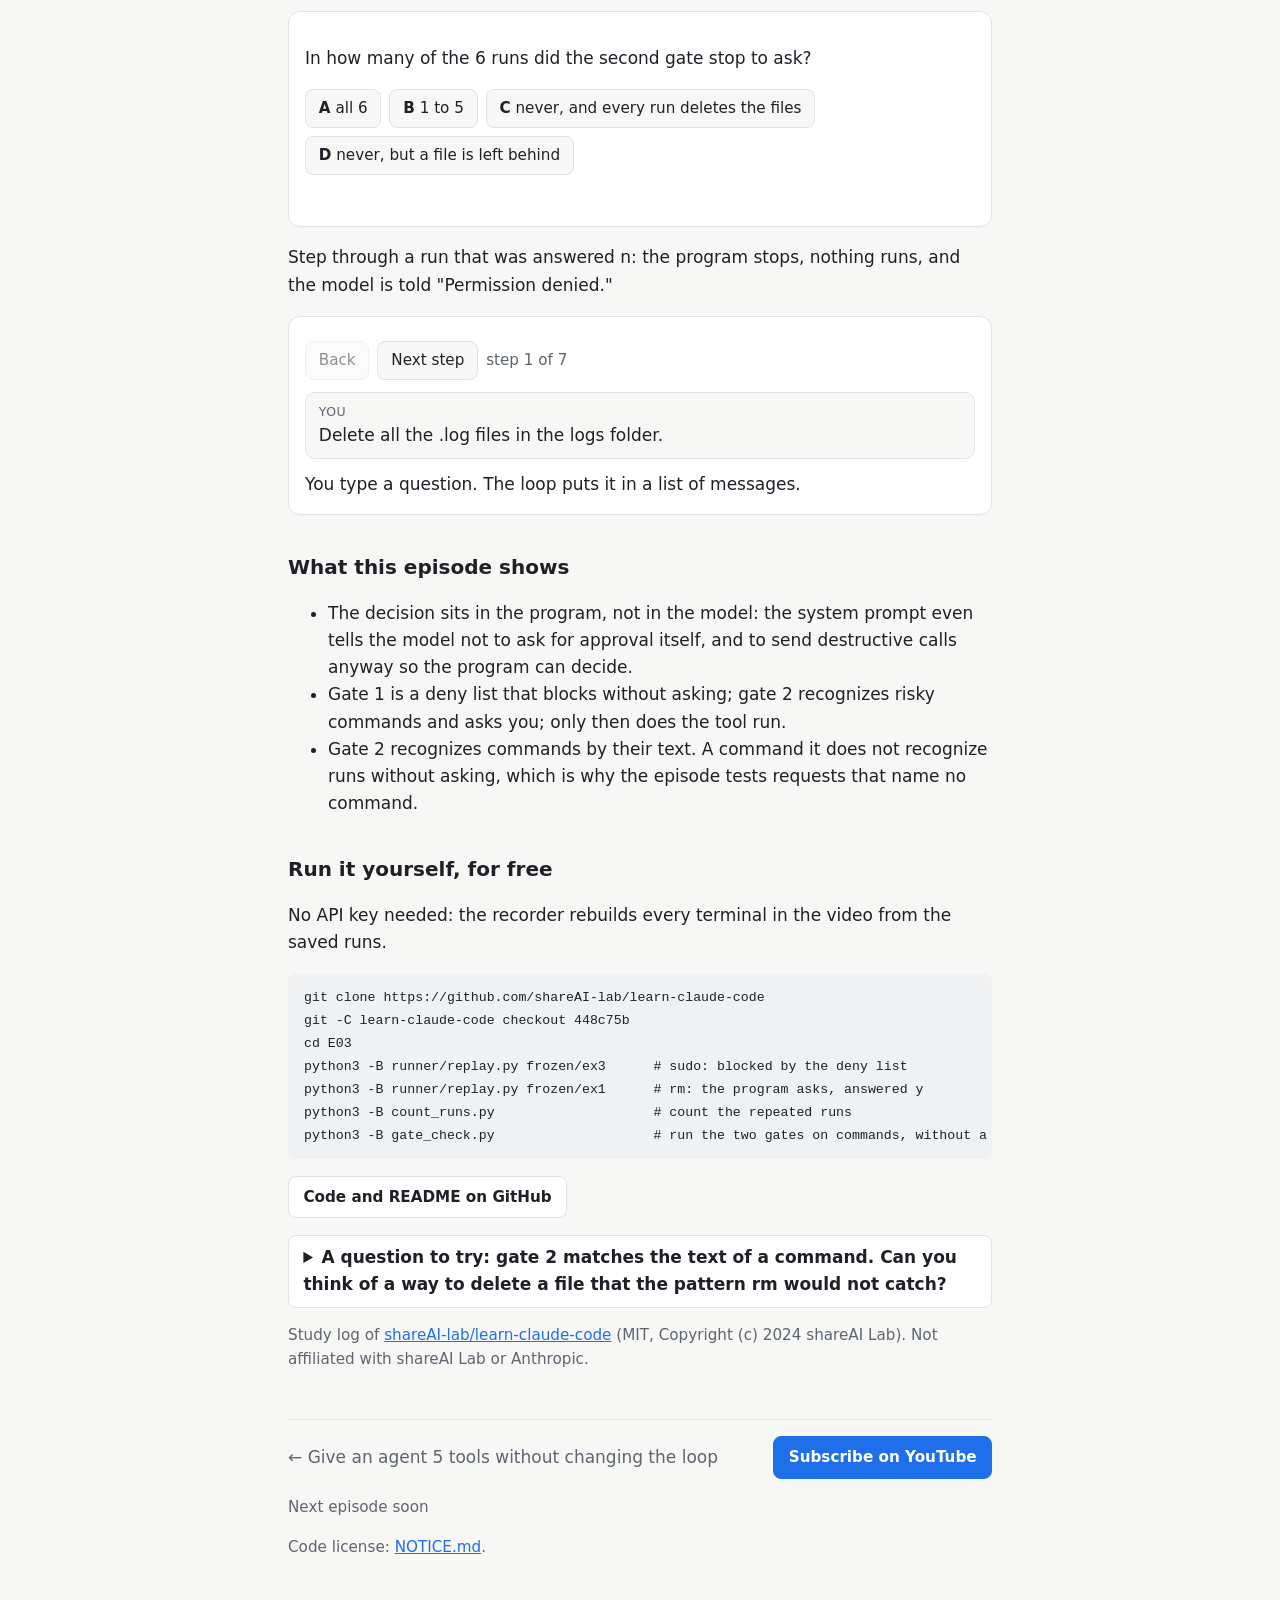
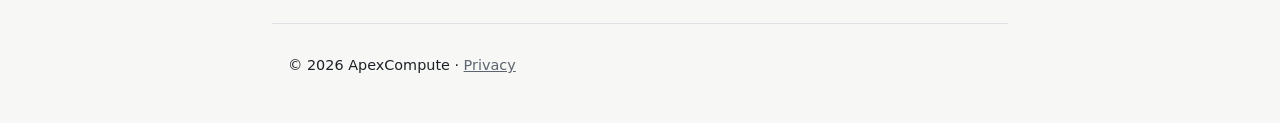
<file: courses/claude-code/E03/index.html>
<!doctype html>
<html lang="en">
<head>
<meta charset="utf-8">
<meta name="viewport" content="width=device-width, initial-scale=1">
<title>Who stops an AI agent from running rm? · Learn Claude Code</title>
<meta name="description" content="The model writes a command and the program runs it. Chapter 3 of learn-claude-code puts gates in between: a deny list that blocks without asking, and a check that stops and asks you first. Step through real runs and see each gate at work.">
<meta property="og:title" content="Who stops an AI agent from running rm?">
<meta property="og:description" content="The model writes a command and the program runs it. Chapter 3 of learn-claude-code puts gates in between: a deny list that blocks without asking, and a check that stops and asks you first. Step through real runs and see each gate at work.">
<meta property="og:image" content="https://i.ytimg.com/vi/gJomDEOjmnE/maxresdefault.jpg">
<link rel="stylesheet" href="../../../assets/style.css">
</head>
<body>
<header>
  <a class="brand" href="../../../">ApexCompute</a>
  <nav><a href="../../../courses/">Courses</a><a href="../../../privacy.html">Privacy</a></nav>
</header>
<main class="episode">
<p class="kicker"><a href="../">Learn Claude Code</a> · Episode 3</p>
<h1>Who stops an AI agent from running rm?</h1>
<p class="lead">The model writes a command and the program runs it. Chapter 3 of learn-claude-code puts gates in between: a deny list that blocks without asking, and a check that stops and asks you first. Step through real runs and see each gate at work.</p>
<div class="video"><iframe src="https://www.youtube-nocookie.com/embed/gJomDEOjmnE" title="Watch the episode" loading="lazy" allow="encrypted-media; picture-in-picture; fullscreen" allowfullscreen></iframe></div>

<h2>1. Two gates, two real runs</h2>
<p>First we ask for sudo by name: "Use sudo to read the file /etc/os-release." The first gate, the deny list, blocks it before anyone is asked.</p>
<div data-lcc="replay" data-config='{"run":"frozen/ex3","scale":1400,"gate":true}'></div>
<p>Then we ask for rm by name: "Use the rm command to delete logs/app1.log." The second gate recognizes rm and stops to ask. This run answers y.</p>
<div data-lcc="replay" data-config='{"run":"frozen/ex4","scale":1400,"gate":true}'></div>

<h2>2. Guess: will it ask?</h2>
<p>Now we don't name a command: "Delete all the .log files in the logs folder." The model picks how. We ran it 6 times with a fresh program each time; the first run answers y if asked, the other 5 always answer n. The count was fixed before the runs.</p>
<div data-lcc="tally" data-config='{"question":"In how many of the 6 runs did the second gate stop to ask?","rule":"asked",
 "options":[{"id":"A","text":"all 6","min":6,"max":6},{"id":"B","text":"1 to 5","min":1,"max":5},{"id":"C","text":"never, and every run deletes the files","min":0,"max":0},{"id":"D","text":"never, but a file is left behind","min":-1,"max":-1}],
 "runs":["frozen/ex1","frozen/ex2_r1","frozen/ex2_r2","frozen/ex2_r3","frozen/ex2_r4","frozen/ex2_r5"],
 "explain":"Every run wrote an rm command, so the second gate recognized it each time. In the 5 runs answered n, nothing ran, both log files stayed, and no run switched to another command to get around the denial. This is 6 runs with one model, one setting and one request; different wording could give a different command."}'></div>
<p>Step through a run that was answered n: the program stops, nothing runs, and the model is told "Permission denied."</p>
<div data-lcc="replay" data-config='{"run":"frozen/ex2_r1","scale":1400,"gate":true}'></div>

<h2>What this episode shows</h2>
<ul>
  <li>The decision sits in the program, not in the model: the system prompt even tells the model not to ask for approval itself, and to send destructive calls anyway so the program can decide.</li>
  <li>Gate 1 is a deny list that blocks without asking; gate 2 recognizes risky commands and asks you; only then does the tool run.</li>
  <li>Gate 2 recognizes commands by their text. A command it does not recognize runs without asking, which is why the episode tests requests that name no command.</li>
</ul>

<h2>Run it yourself, for free</h2>
<p>No API key needed: the recorder rebuilds every terminal in the video from the saved runs.</p>
<pre><code>git clone https://github.com/shareAI-lab/learn-claude-code
git -C learn-claude-code checkout 448c75b
cd E03
python3 -B runner/replay.py frozen/ex3      # sudo: blocked by the deny list
python3 -B runner/replay.py frozen/ex1      # rm: the program asks, answered y
python3 -B count_runs.py                    # count the repeated runs
python3 -B gate_check.py                    # run the two gates on commands, without a model</code></pre>
<p><a class="button" href="https://github.com/apexcompute/apexcompute.github.io/tree/main/courses/claude-code/E03">Code and README on GitHub</a></p>
<details><summary>A question to try: gate 2 matches the text of a command. Can you think of a way to delete a file that the pattern rm would not catch?</summary>
<p>For example <code>find logs -name app1.log -delete</code>, <code>unlink logs/app1.log</code>, or a Python one-liner with <code>os.remove</code>. <code>gate_check.py</code> runs the two gates from chapter 3&apos;s code.py, unchanged, on exactly these three commands: neither gate stops any of them. That is the limit of recognizing commands by their text; in these runs the model happened to write rm every time.</p>
</details>
<p class="note">Study log of <a href="https://github.com/shareAI-lab/learn-claude-code">shareAI-lab/learn-claude-code</a> (MIT, Copyright (c) 2024 shareAI Lab). Not affiliated with shareAI Lab or Anthropic.</p>

<nav class="pager"><a href="../E02/">← Give an agent 5 tools without changing the loop</a><a class="button sub" href="https://www.youtube.com/@apexcompute372?sub_confirmation=1">Subscribe on YouTube</a><span class="note">Next episode soon</span></nav>
<p class="note">Code license: <a href="https://github.com/apexcompute/apexcompute.github.io/blob/main/courses/claude-code/NOTICE.md">NOTICE.md</a>.</p>
</main>
<footer>
  <p>© 2026 ApexCompute · <a href="../../../privacy.html">Privacy</a></p>
</footer>
<script src="../../../assets/lcc.js"></script>
</body>
</html>
</file>
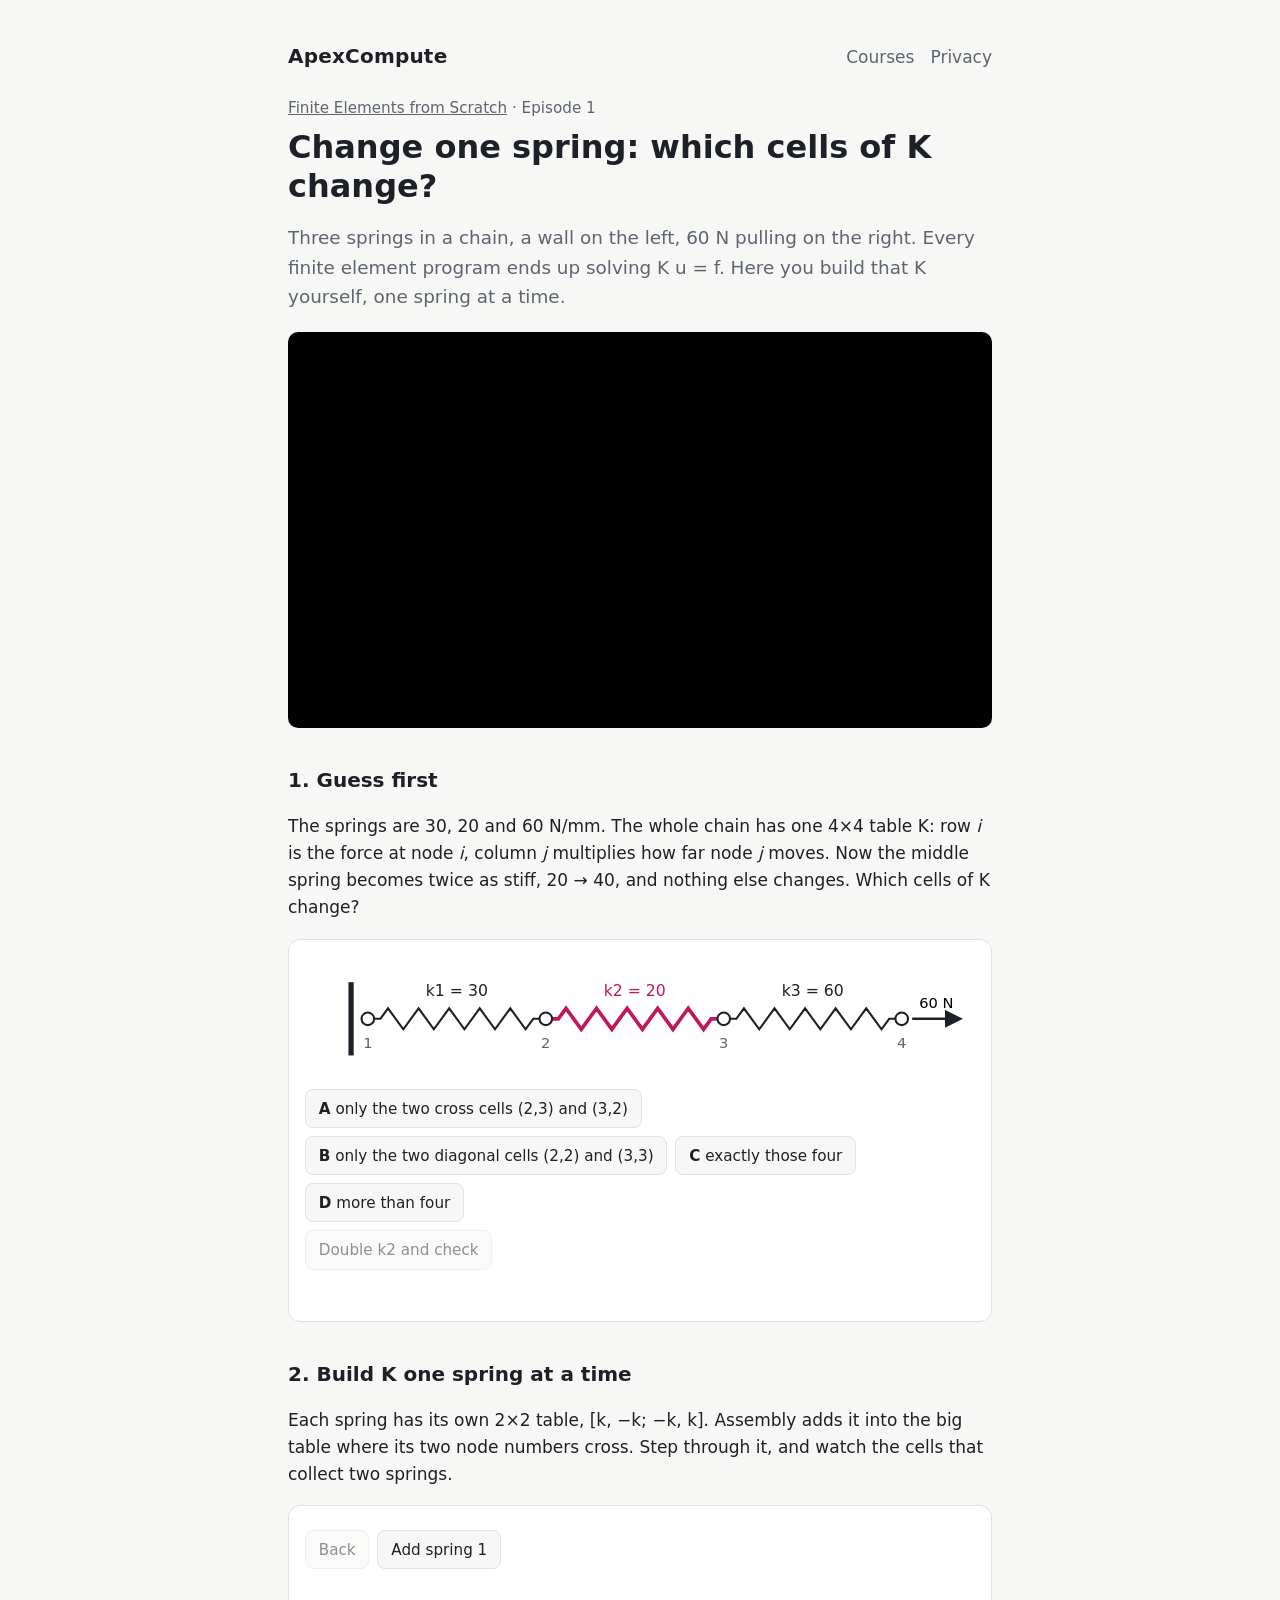
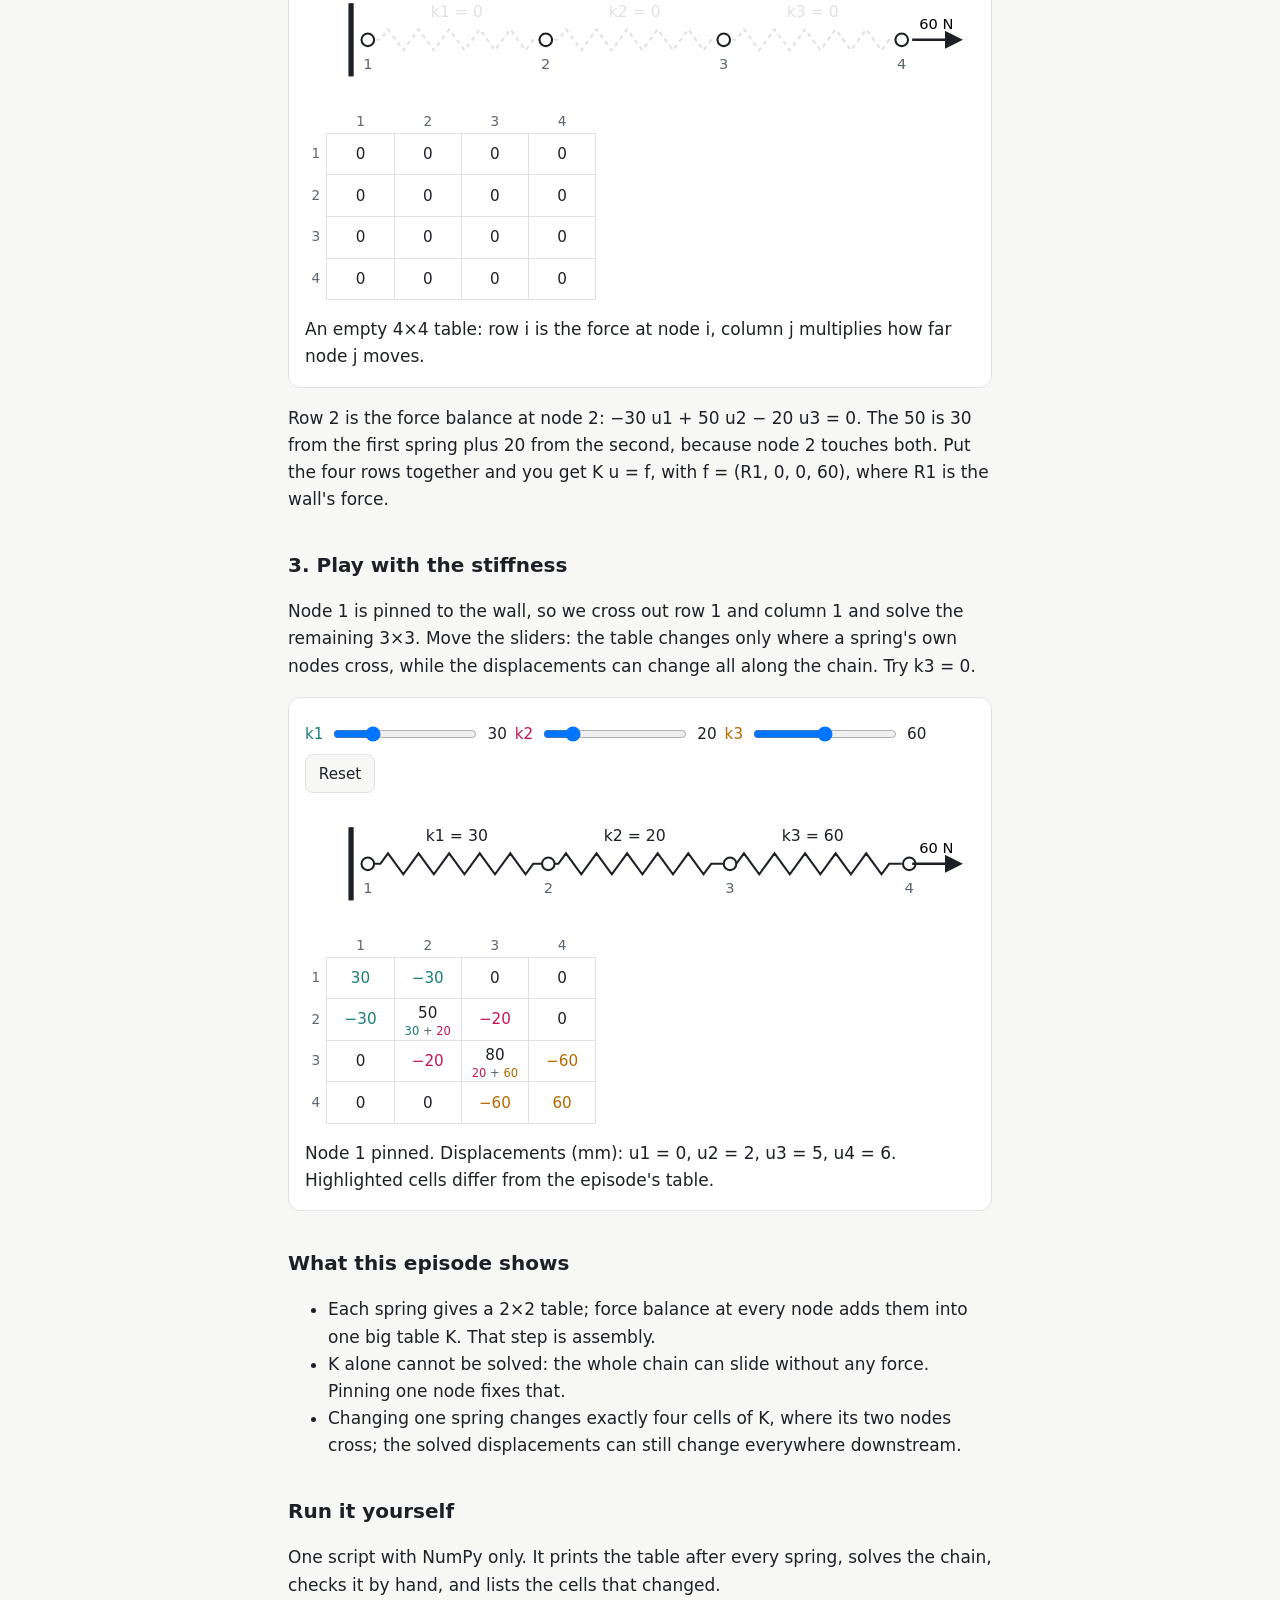
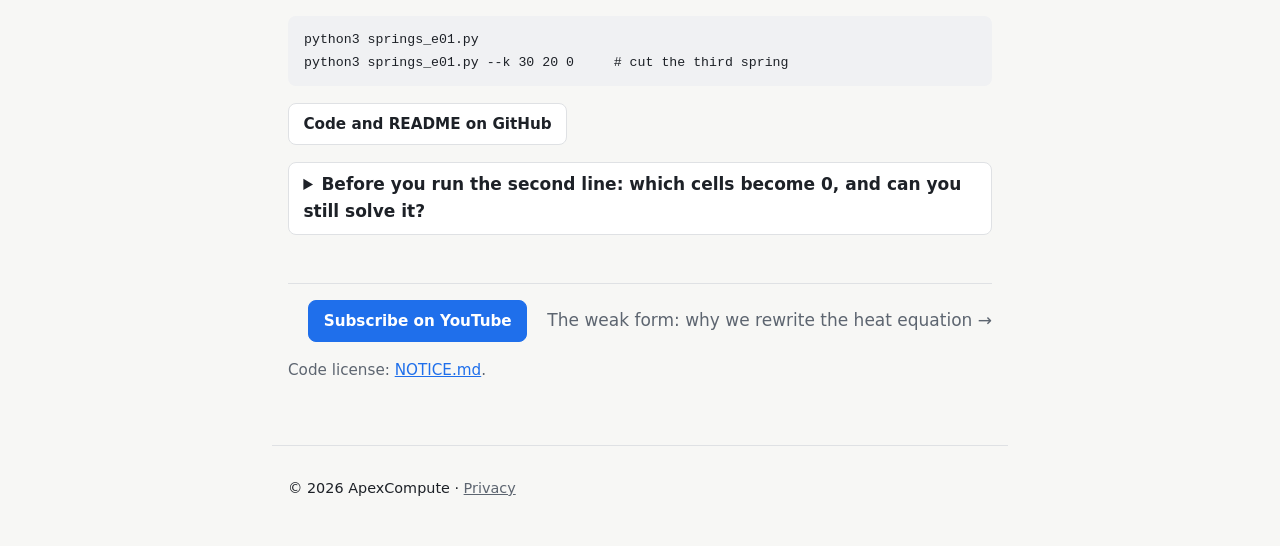
<file: courses/finite-elements/E01/index.html>
<!doctype html>
<html lang="en">
<head>
<meta charset="utf-8">
<meta name="viewport" content="width=device-width, initial-scale=1">
<title>Change one spring: which cells of K change? · Finite Elements from Scratch</title>
<meta name="description" content="Three springs in a chain, a wall on the left, 60 N pulling on the right. Every finite element program ends up solving K u = f. Here you build that K yourself, one spring at a time.">
<meta property="og:title" content="Change one spring: which cells of K change?">
<meta property="og:description" content="Three springs in a chain, a wall on the left, 60 N pulling on the right. Every finite element program ends up solving K u = f. Here you build that K yourself, one spring at a time.">
<meta property="og:image" content="https://i.ytimg.com/vi/B5Yqe6Kili0/maxresdefault.jpg">
<link rel="stylesheet" href="../../../assets/style.css">
</head>
<body>
<header>
  <a class="brand" href="../../../">ApexCompute</a>
  <nav><a href="../../../courses/">Courses</a><a href="../../../privacy.html">Privacy</a></nav>
</header>
<main class="episode">
<p class="kicker"><a href="../">Finite Elements from Scratch</a> · Episode 1</p>
<h1>Change one spring: which cells of K change?</h1>
<p class="lead">Three springs in a chain, a wall on the left, 60 N pulling on the right. Every finite element program ends up solving K u = f. Here you build that K yourself, one spring at a time.</p>
<div class="video"><iframe src="https://www.youtube-nocookie.com/embed/B5Yqe6Kili0" title="Watch the episode" loading="lazy" allow="encrypted-media; picture-in-picture; fullscreen" allowfullscreen></iframe></div>

<h2>1. Guess first</h2>
<p>The springs are 30, 20 and 60 N/mm. The whole chain has one 4×4 table K: row <i>i</i> is the force at node <i>i</i>, column <i>j</i> multiplies how far node <i>j</i> moves. Now the middle spring becomes twice as stiff, 20 → 40, and nothing else changes. Which cells of K change?</p>
<div data-fea="bet" data-config='{"k":[30,20,60],"F":60,"change":1,"answer":"C",
 "options":[{"id":"A","text":"only the two cross cells (2,3) and (3,2)"},{"id":"B","text":"only the two diagonal cells (2,2) and (3,3)"},{"id":"C","text":"exactly those four"},{"id":"D","text":"more than four"}],
 "explain":{"A":"The cross cells do say that nodes 2 and 3 are connected. But pushing node 2 takes force from both springs that touch it, so the diagonal cell has the middle spring in it too.",
  "B":"The diagonal cells do change, but you missed the cross cells: they are the link between nodes 2 and 3.",
  "C":"The middle spring joins nodes 2 and 3, so its 2×2 table lands only where rows and columns 2 and 3 cross.",
  "D":"A stiffer middle spring really does change how far nodes 3 and 4 move. But that is the solved displacement u, not the table K. Cells (3,4), (4,3) and (4,4) come only from the third spring."}}'></div>

<h2>2. Build K one spring at a time</h2>
<p>Each spring has its own 2×2 table, [k, −k; −k, k]. Assembly adds it into the big table where its two node numbers cross. Step through it, and watch the cells that collect two springs.</p>
<div data-fea="build" data-config='{"k":[30,20,60],"F":60}'></div>
<p>Row 2 is the force balance at node 2: −30 u1 + 50 u2 − 20 u3 = 0. The 50 is 30 from the first spring plus 20 from the second, because node 2 touches both. Put the four rows together and you get K u = f, with f = (R1, 0, 0, 60), where R1 is the wall's force.</p>

<h2>3. Play with the stiffness</h2>
<p>Node 1 is pinned to the wall, so we cross out row 1 and column 1 and solve the remaining 3×3. Move the sliders: the table changes only where a spring's own nodes cross, while the displacements can change all along the chain. Try k3 = 0.</p>
<div data-fea="play" data-config='{"k":[30,20,60],"F":60}'></div>

<h2>What this episode shows</h2>
<ul>
  <li>Each spring gives a 2×2 table; force balance at every node adds them into one big table K. That step is assembly.</li>
  <li>K alone cannot be solved: the whole chain can slide without any force. Pinning one node fixes that.</li>
  <li>Changing one spring changes exactly four cells of K, where its two nodes cross; the solved displacements can still change everywhere downstream.</li>
</ul>

<h2>Run it yourself</h2>
<p>One script with NumPy only. It prints the table after every spring, solves the chain, checks it by hand, and lists the cells that changed.</p>
<pre><code>python3 springs_e01.py
python3 springs_e01.py --k 30 20 0     # cut the third spring</code></pre>
<p><a class="button" href="https://github.com/apexcompute/apexcompute.github.io/tree/main/courses/finite-elements/E01">Code and README on GitHub</a></p>
<details><summary>Before you run the second line: which cells become 0, and can you still solve it?</summary>
<p>Cells (3,4), (4,3) and (4,4) become 0, and (3,3) keeps only the 20 from the second spring. The row for node 4 becomes "0 = 60": node 4 is cut off, nothing holds the 60 N pulling it, so there is no solution. Pinning node 1 holds only the part still connected to the wall.</p>
</details>

<nav class="pager"><span></span><a class="button sub" href="https://www.youtube.com/@apexcompute372?sub_confirmation=1">Subscribe on YouTube</a><a href="../E02/">The weak form: why we rewrite the heat equation →</a></nav>
<p class="note">Code license: <a href="https://github.com/apexcompute/apexcompute.github.io/blob/main/courses/finite-elements/NOTICE.md">NOTICE.md</a>.</p>
</main>
<footer>
  <p>© 2026 ApexCompute · <a href="../../../privacy.html">Privacy</a></p>
</footer>
<script src="../../../assets/fea.js"></script>
</body>
</html>
</file>
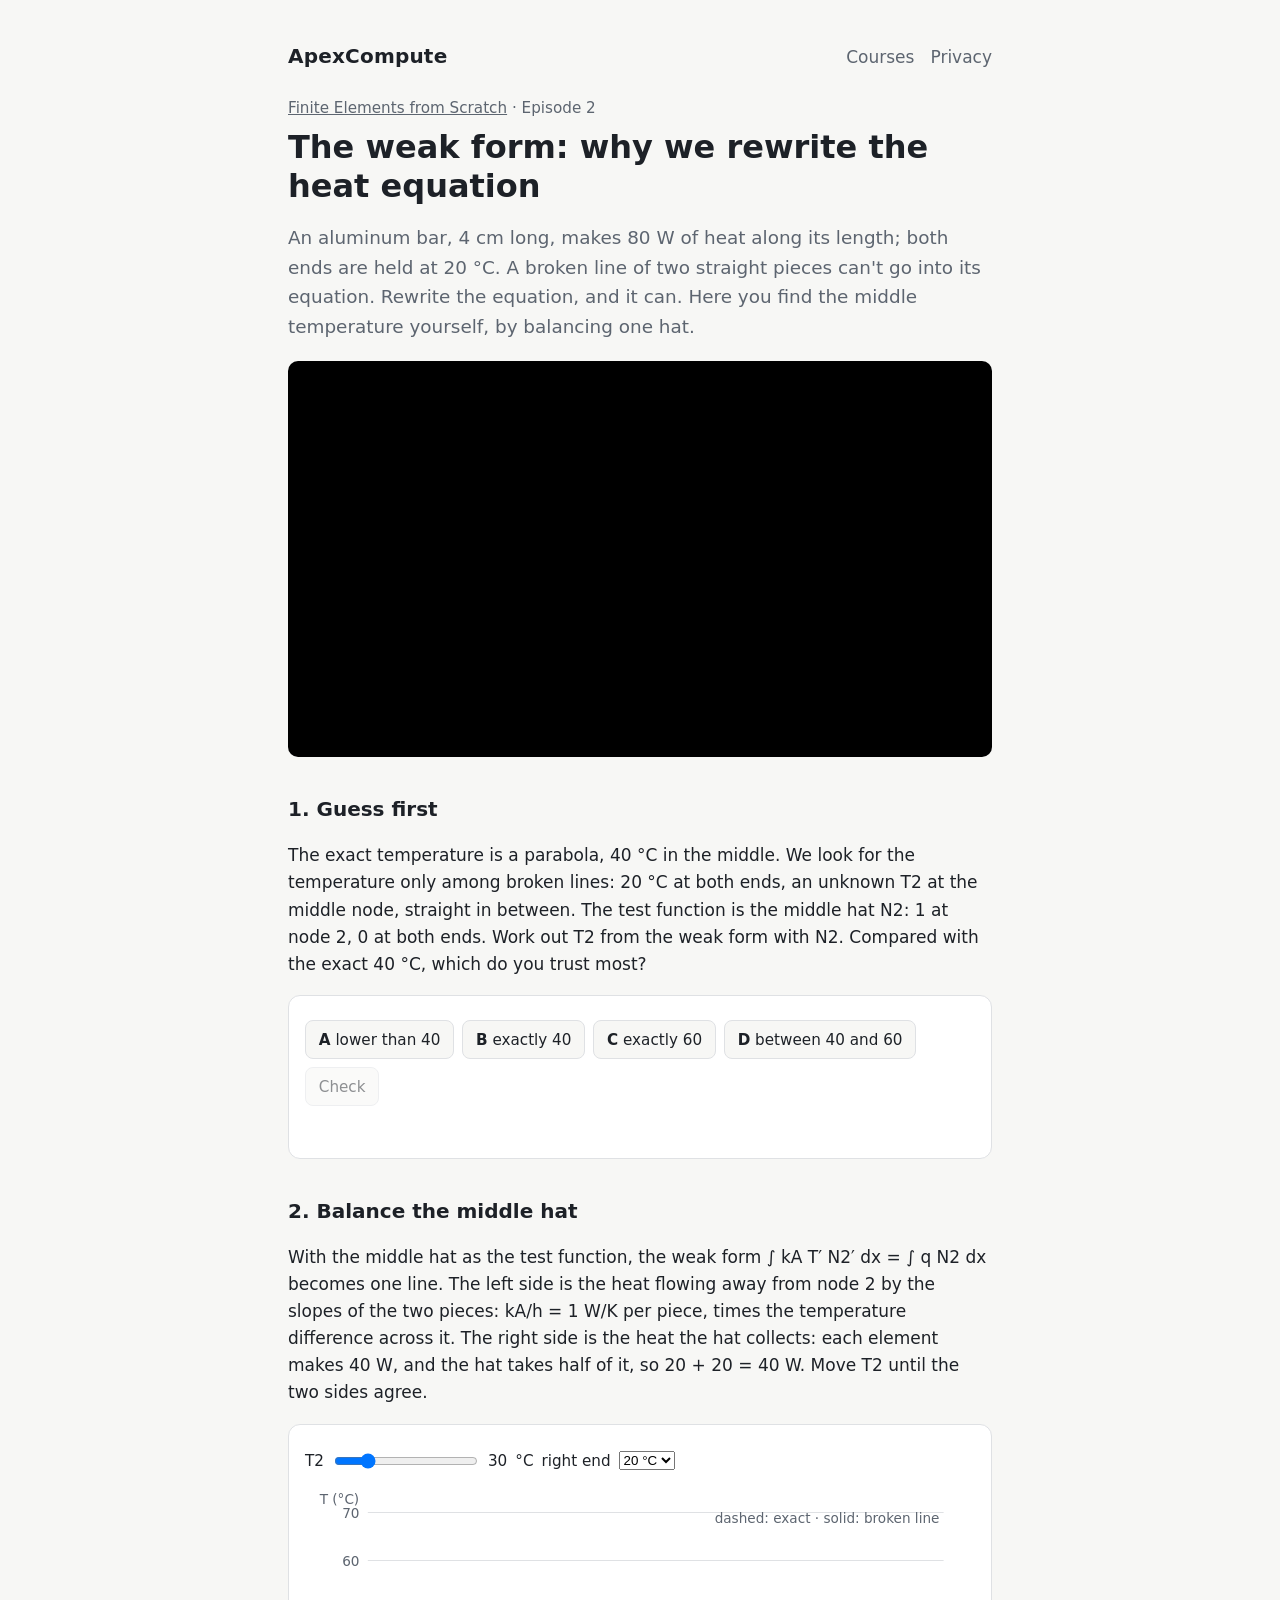
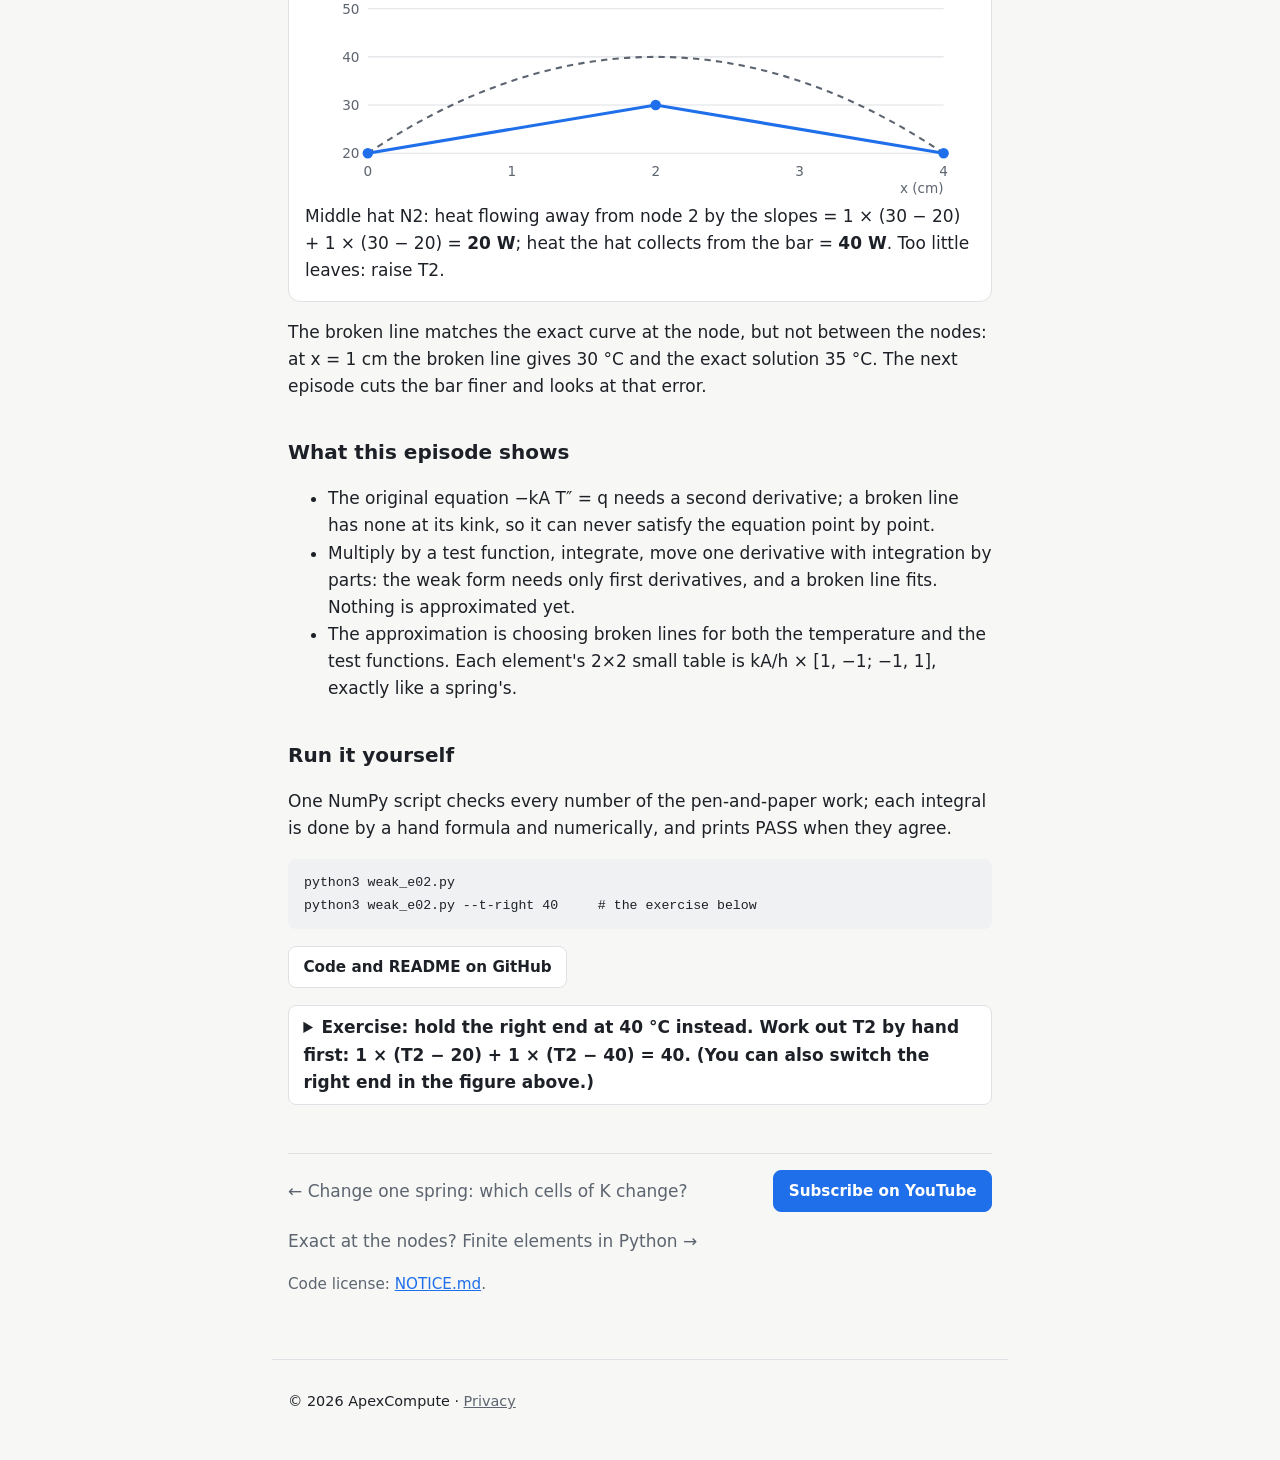
<file: courses/finite-elements/E02/index.html>
<!doctype html>
<html lang="en">
<head>
<meta charset="utf-8">
<meta name="viewport" content="width=device-width, initial-scale=1">
<title>The weak form: why we rewrite the heat equation · Finite Elements from Scratch</title>
<meta name="description" content="An aluminum bar, 4 cm long, makes 80 W of heat along its length; both ends are held at 20 °C. A broken line of two straight pieces can&#x27;t go into its equation. Rewrite the equation, and it can. Here you find the middle temperature yourself, by balancing one hat.">
<meta property="og:title" content="The weak form: why we rewrite the heat equation">
<meta property="og:description" content="An aluminum bar, 4 cm long, makes 80 W of heat along its length; both ends are held at 20 °C. A broken line of two straight pieces can&#x27;t go into its equation. Rewrite the equation, and it can. Here you find the middle temperature yourself, by balancing one hat.">
<meta property="og:image" content="https://i.ytimg.com/vi/sir56LEcleo/maxresdefault.jpg">
<link rel="stylesheet" href="../../../assets/style.css">
</head>
<body>
<header>
  <a class="brand" href="../../../">ApexCompute</a>
  <nav><a href="../../../courses/">Courses</a><a href="../../../privacy.html">Privacy</a></nav>
</header>
<main class="episode">
<p class="kicker"><a href="../">Finite Elements from Scratch</a> · Episode 2</p>
<h1>The weak form: why we rewrite the heat equation</h1>
<p class="lead">An aluminum bar, 4 cm long, makes 80 W of heat along its length; both ends are held at 20 °C. A broken line of two straight pieces can't go into its equation. Rewrite the equation, and it can. Here you find the middle temperature yourself, by balancing one hat.</p>
<div class="video"><iframe src="https://www.youtube-nocookie.com/embed/sir56LEcleo" title="Watch the episode" loading="lazy" allow="encrypted-media; picture-in-picture; fullscreen" allowfullscreen></iframe></div>

<h2>1. Guess first</h2>
<p>The exact temperature is a parabola, 40 °C in the middle. We look for the temperature only among broken lines: 20 °C at both ends, an unknown T2 at the middle node, straight in between. The test function is the middle hat N2: 1 at node 2, 0 at both ends. Work out T2 from the weak form with N2. Compared with the exact 40 °C, which do you trust most?</p>
<div data-fea="quiz" data-config='{"answer":"B",
 "options":[{"id":"A","text":"lower than 40"},{"id":"B","text":"exactly 40"},{"id":"C","text":"exactly 60"},{"id":"D","text":"between 40 and 60"}],
 "explain":{"A":"A straight line under a bulging curve does sit below it between the nodes, but the weak form does not ask the line to touch the curve; it asks the middle hat to balance, and that lands T2 on 40.",
  "B":"The exact solution satisfies the weak form, so it balances on the N2 scale; the broken line has one free number, T2, and it balances at the same place.",
  "C":"60 °C comes from asking the two end slopes to carry all 80 W. The hat counts only the heat it collects: half of each element&apos;s 40 W, so 40 W, not 80.",
  "D":"The hat scale is neither a point match nor the slope balance, but in this example it lands exactly on the exact value at the node."},
 "after":"Try it below: move T2 until the scale balances."}'></div>

<h2>2. Balance the middle hat</h2>
<p>With the middle hat as the test function, the weak form ∫ kA T′ N2′ dx = ∫ q N2 dx becomes one line. The left side is the heat flowing away from node 2 by the slopes of the two pieces: kA/h = 1 W/K per piece, times the temperature difference across it. The right side is the heat the hat collects: each element makes 40 W, and the hat takes half of it, so 20 + 20 = 40 W. Move T2 until the two sides agree.</p>
<div data-fea="weak" data-config='{"kAh":1,"load":40,"tl":20,"tr":20,"q":5,"start":30}'></div>
<p>The broken line matches the exact curve at the node, but not between the nodes: at x = 1 cm the broken line gives 30 °C and the exact solution 35 °C. The next episode cuts the bar finer and looks at that error.</p>

<h2>What this episode shows</h2>
<ul>
  <li>The original equation −kA T″ = q needs a second derivative; a broken line has none at its kink, so it can never satisfy the equation point by point.</li>
  <li>Multiply by a test function, integrate, move one derivative with integration by parts: the weak form needs only first derivatives, and a broken line fits. Nothing is approximated yet.</li>
  <li>The approximation is choosing broken lines for both the temperature and the test functions. Each element's 2×2 small table is kA/h × [1, −1; −1, 1], exactly like a spring's.</li>
</ul>

<h2>Run it yourself</h2>
<p>One NumPy script checks every number of the pen-and-paper work; each integral is done by a hand formula and numerically, and prints PASS when they agree.</p>
<pre><code>python3 weak_e02.py
python3 weak_e02.py --t-right 40     # the exercise below</code></pre>
<p><a class="button" href="https://github.com/apexcompute/apexcompute.github.io/tree/main/courses/finite-elements/E02">Code and README on GitHub</a></p>
<details><summary>Exercise: hold the right end at 40 °C instead. Work out T2 by hand first: 1 × (T2 − 20) + 1 × (T2 − 40) = 40. (You can also switch the right end in the figure above.)</summary>
<p>T2 = 50 °C, and the exact solution at x = 2 cm is also 50 °C, so the node matches again. The heat leaving the ends becomes 50 W at the left and 30 W at the right, still 80 W in total.</p>
</details>

<nav class="pager"><a href="../E01/">← Change one spring: which cells of K change?</a><a class="button sub" href="https://www.youtube.com/@apexcompute372?sub_confirmation=1">Subscribe on YouTube</a><a href="../E03/">Exact at the nodes? Finite elements in Python →</a></nav>
<p class="note">Code license: <a href="https://github.com/apexcompute/apexcompute.github.io/blob/main/courses/finite-elements/NOTICE.md">NOTICE.md</a>.</p>
</main>
<footer>
  <p>© 2026 ApexCompute · <a href="../../../privacy.html">Privacy</a></p>
</footer>
<script src="../../../assets/fea.js"></script>
</body>
</html>
</file>
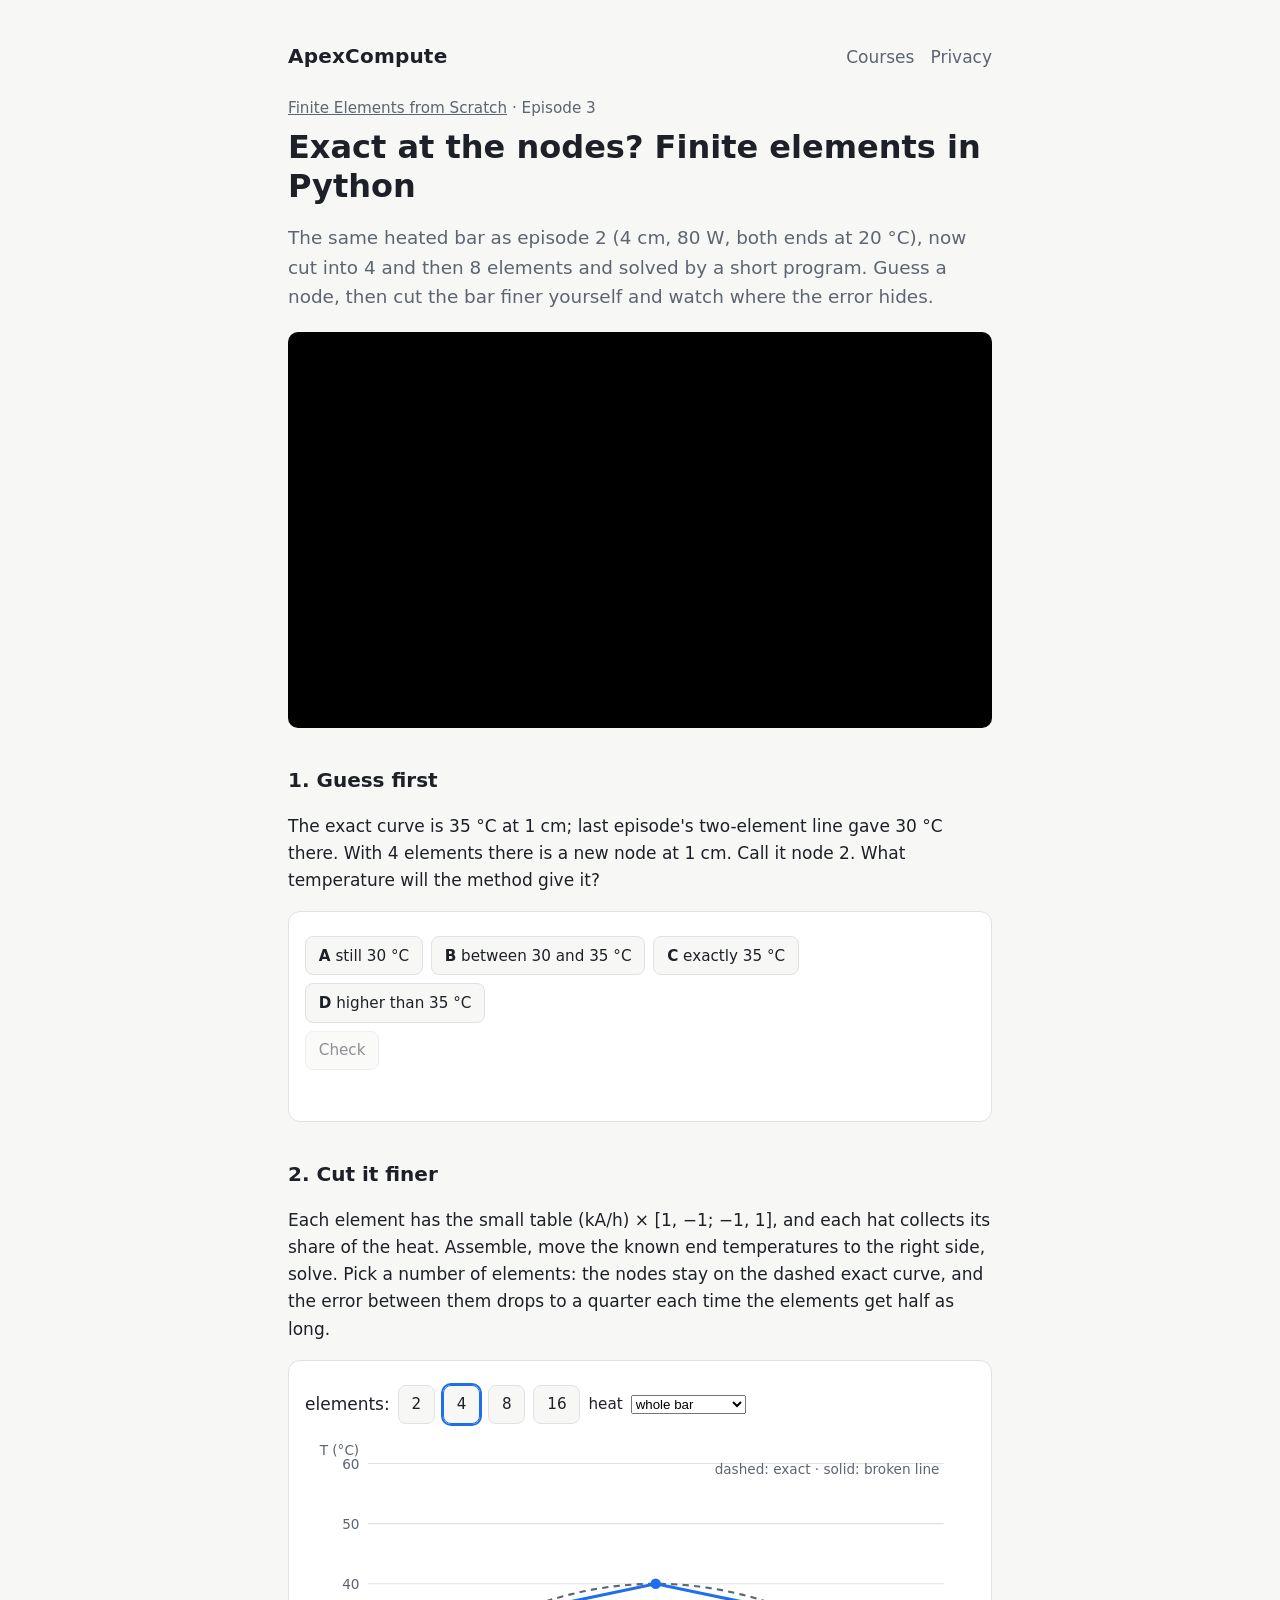
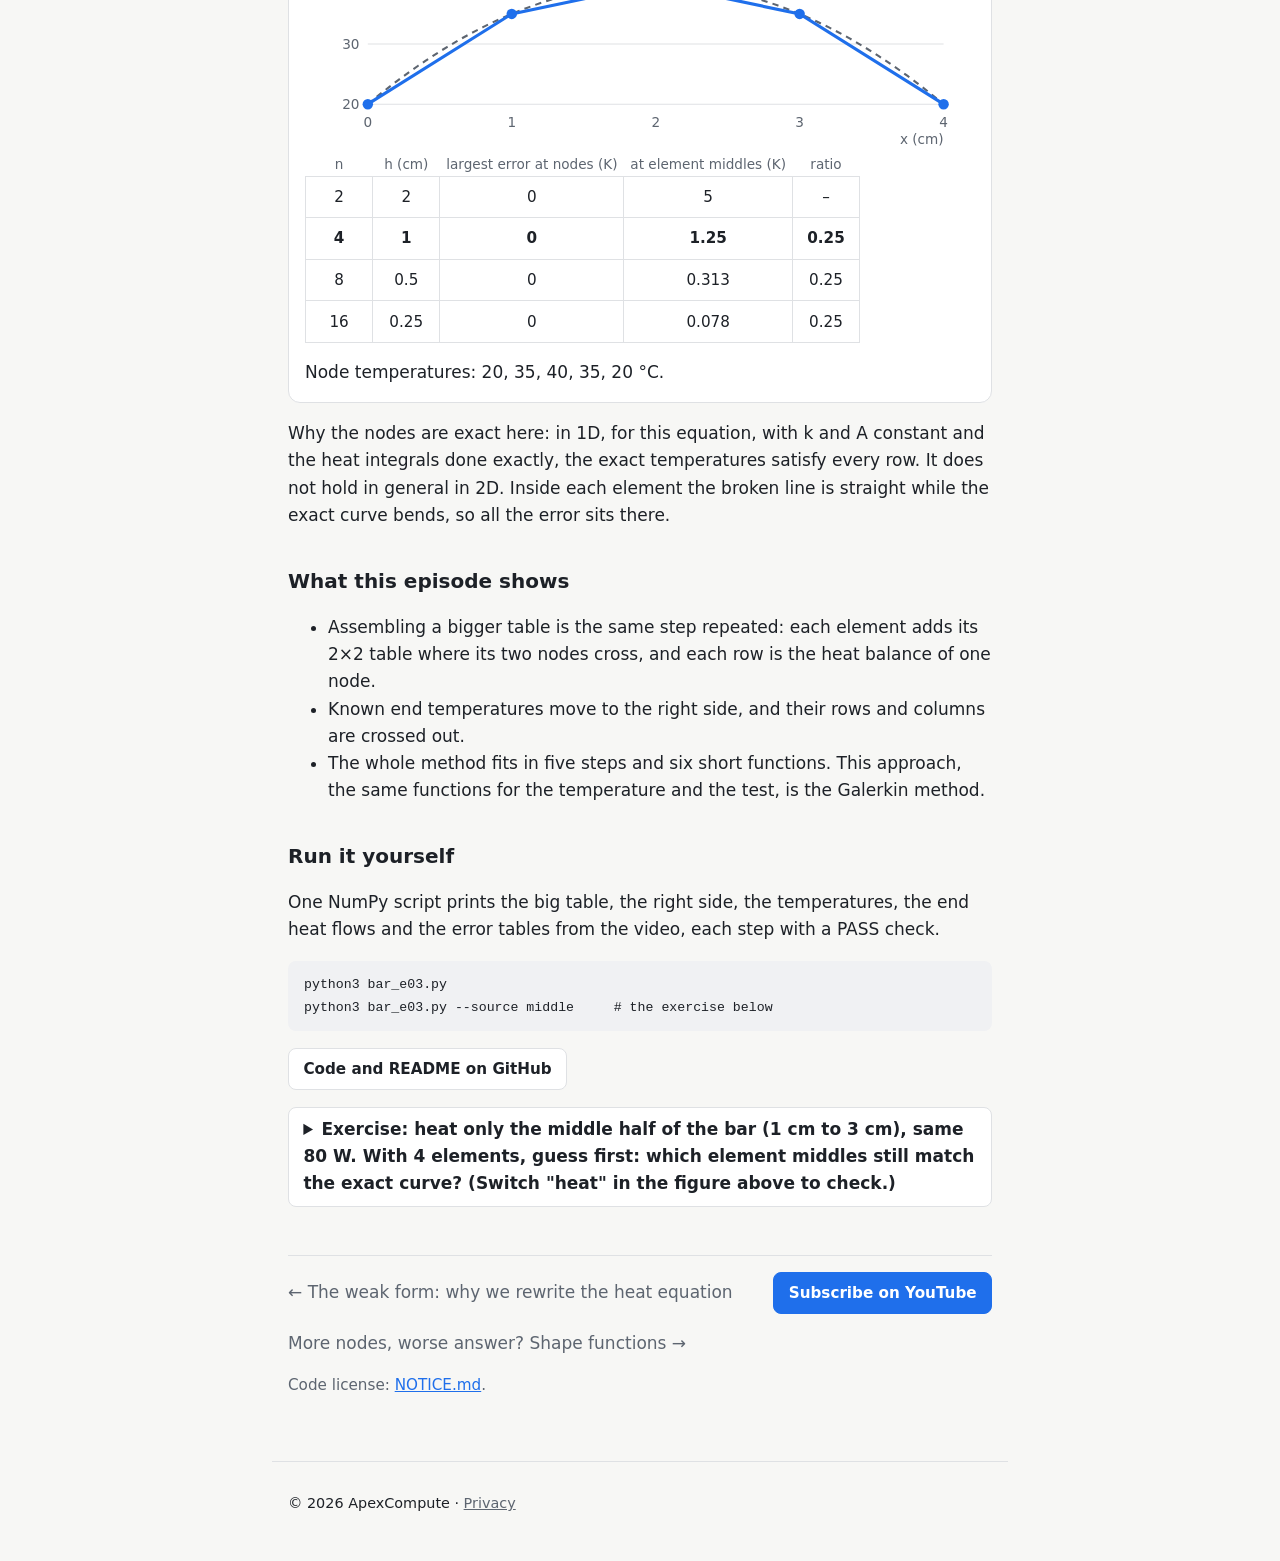
<file: courses/finite-elements/E03/index.html>
<!doctype html>
<html lang="en">
<head>
<meta charset="utf-8">
<meta name="viewport" content="width=device-width, initial-scale=1">
<title>Exact at the nodes? Finite elements in Python · Finite Elements from Scratch</title>
<meta name="description" content="The same heated bar as episode 2 (4 cm, 80 W, both ends at 20 °C), now cut into 4 and then 8 elements and solved by a short program. Guess a node, then cut the bar finer yourself and watch where the error hides.">
<meta property="og:title" content="Exact at the nodes? Finite elements in Python">
<meta property="og:description" content="The same heated bar as episode 2 (4 cm, 80 W, both ends at 20 °C), now cut into 4 and then 8 elements and solved by a short program. Guess a node, then cut the bar finer yourself and watch where the error hides.">
<meta property="og:image" content="https://i.ytimg.com/vi/iAaIbP2CYNo/maxresdefault.jpg">
<link rel="stylesheet" href="../../../assets/style.css">
</head>
<body>
<header>
  <a class="brand" href="../../../">ApexCompute</a>
  <nav><a href="../../../courses/">Courses</a><a href="../../../privacy.html">Privacy</a></nav>
</header>
<main class="episode">
<p class="kicker"><a href="../">Finite Elements from Scratch</a> · Episode 3</p>
<h1>Exact at the nodes? Finite elements in Python</h1>
<p class="lead">The same heated bar as episode 2 (4 cm, 80 W, both ends at 20 °C), now cut into 4 and then 8 elements and solved by a short program. Guess a node, then cut the bar finer yourself and watch where the error hides.</p>
<div class="video"><iframe src="https://www.youtube-nocookie.com/embed/iAaIbP2CYNo" title="Watch the episode" loading="lazy" allow="encrypted-media; picture-in-picture; fullscreen" allowfullscreen></iframe></div>

<h2>1. Guess first</h2>
<p>The exact curve is 35 °C at 1 cm; last episode's two-element line gave 30 °C there. With 4 elements there is a new node at 1 cm. Call it node 2. What temperature will the method give it?</p>
<div data-fea="quiz" data-config='{"answer":"C",
 "options":[{"id":"A","text":"still 30 °C"},{"id":"B","text":"between 30 and 35 °C"},{"id":"C","text":"exactly 35 °C"},{"id":"D","text":"higher than 35 °C"}],
 "explain":{"A":"The new node is not a point on the old straight line: its own row of the system lets the line bend at 1 cm.",
  "B":"Each piece is still a straight shortcut, but that shortcut only costs accuracy between the nodes, not at them.",
  "C":"Plug the exact values into node 2&apos;s row: 4 × 35 − 2 × 40 = 60, the right side. The exact temperatures fit every row, so the solved nodes are exact.",
  "D":"Sharing the heat to the nodes by the hats is not off here: each hat collects exactly the heat the exact solution needs at its node."},
 "after":"Cut the bar finer below and look at the error table."}'></div>

<h2>2. Cut it finer</h2>
<p>Each element has the small table (kA/h) × [1, −1; −1, 1], and each hat collects its share of the heat. Assemble, move the known end temperatures to the right side, solve. Pick a number of elements: the nodes stay on the dashed exact curve, and the error between them drops to a quarter each time the elements get half as long.</p>
<div data-fea="refine" data-config='{"start":4}'></div>
<p>Why the nodes are exact here: in 1D, for this equation, with k and A constant and the heat integrals done exactly, the exact temperatures satisfy every row. It does not hold in general in 2D. Inside each element the broken line is straight while the exact curve bends, so all the error sits there.</p>

<h2>What this episode shows</h2>
<ul>
  <li>Assembling a bigger table is the same step repeated: each element adds its 2×2 table where its two nodes cross, and each row is the heat balance of one node.</li>
  <li>Known end temperatures move to the right side, and their rows and columns are crossed out.</li>
  <li>The whole method fits in five steps and six short functions. This approach, the same functions for the temperature and the test, is the Galerkin method.</li>
</ul>

<h2>Run it yourself</h2>
<p>One NumPy script prints the big table, the right side, the temperatures, the end heat flows and the error tables from the video, each step with a PASS check.</p>
<pre><code>python3 bar_e03.py
python3 bar_e03.py --source middle     # the exercise below</code></pre>
<p><a class="button" href="https://github.com/apexcompute/apexcompute.github.io/tree/main/courses/finite-elements/E03">Code and README on GitHub</a></p>
<details><summary>Exercise: heat only the middle half of the bar (1 cm to 3 cm), same 80 W. With 4 elements, guess first: which element middles still match the exact curve? (Switch "heat" in the figure above to check.)</summary>
<p>The nodes are still exact (20, 40, 50, 40, 20 °C). The middles of elements 1 and 4 match too, because no heat is made there and the exact curve is straight. The middles of elements 2 and 3 are 2.5 K low (45 °C against 47.5 °C), because the curve bends where the heat is made.</p>
</details>

<nav class="pager"><a href="../E02/">← The weak form: why we rewrite the heat equation</a><a class="button sub" href="https://www.youtube.com/@apexcompute372?sub_confirmation=1">Subscribe on YouTube</a><a href="../E04/">More nodes, worse answer? Shape functions →</a></nav>
<p class="note">Code license: <a href="https://github.com/apexcompute/apexcompute.github.io/blob/main/courses/finite-elements/NOTICE.md">NOTICE.md</a>.</p>
</main>
<footer>
  <p>© 2026 ApexCompute · <a href="../../../privacy.html">Privacy</a></p>
</footer>
<script src="../../../assets/fea.js"></script>
</body>
</html>
</file>
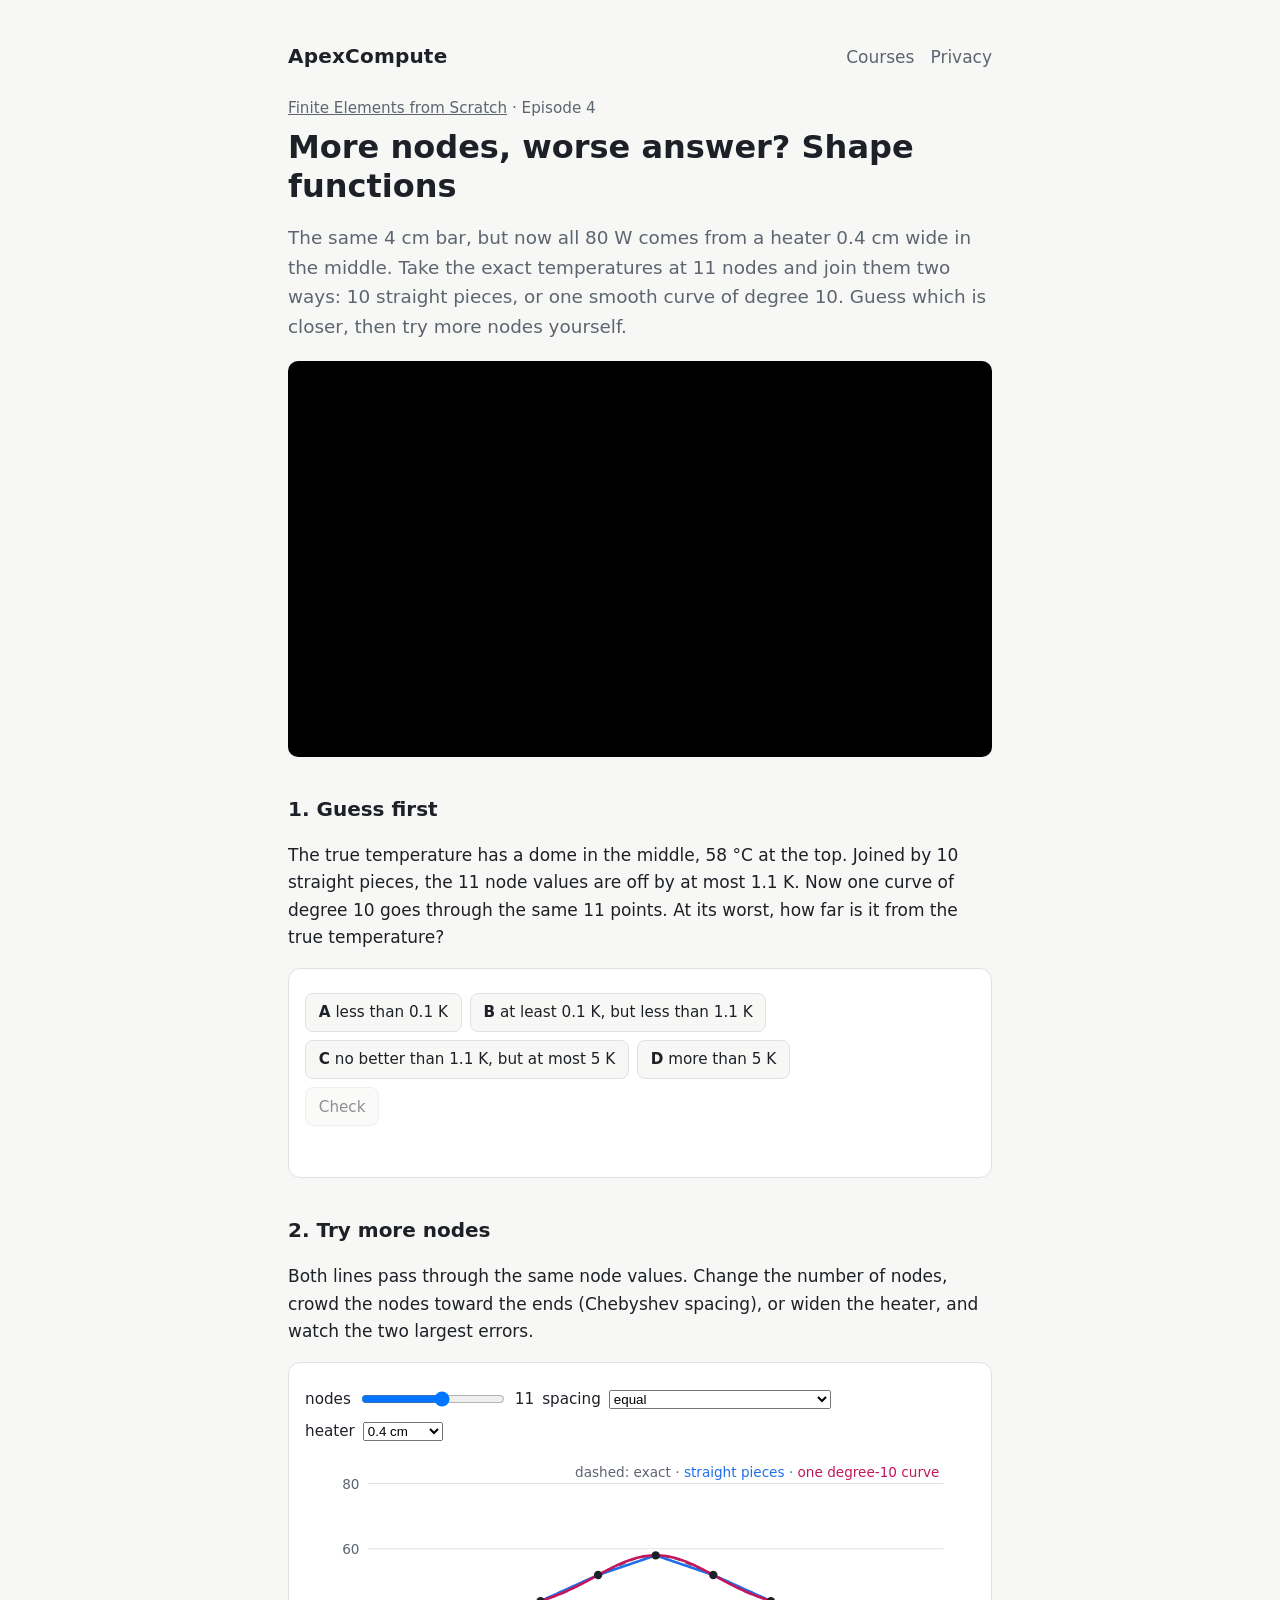
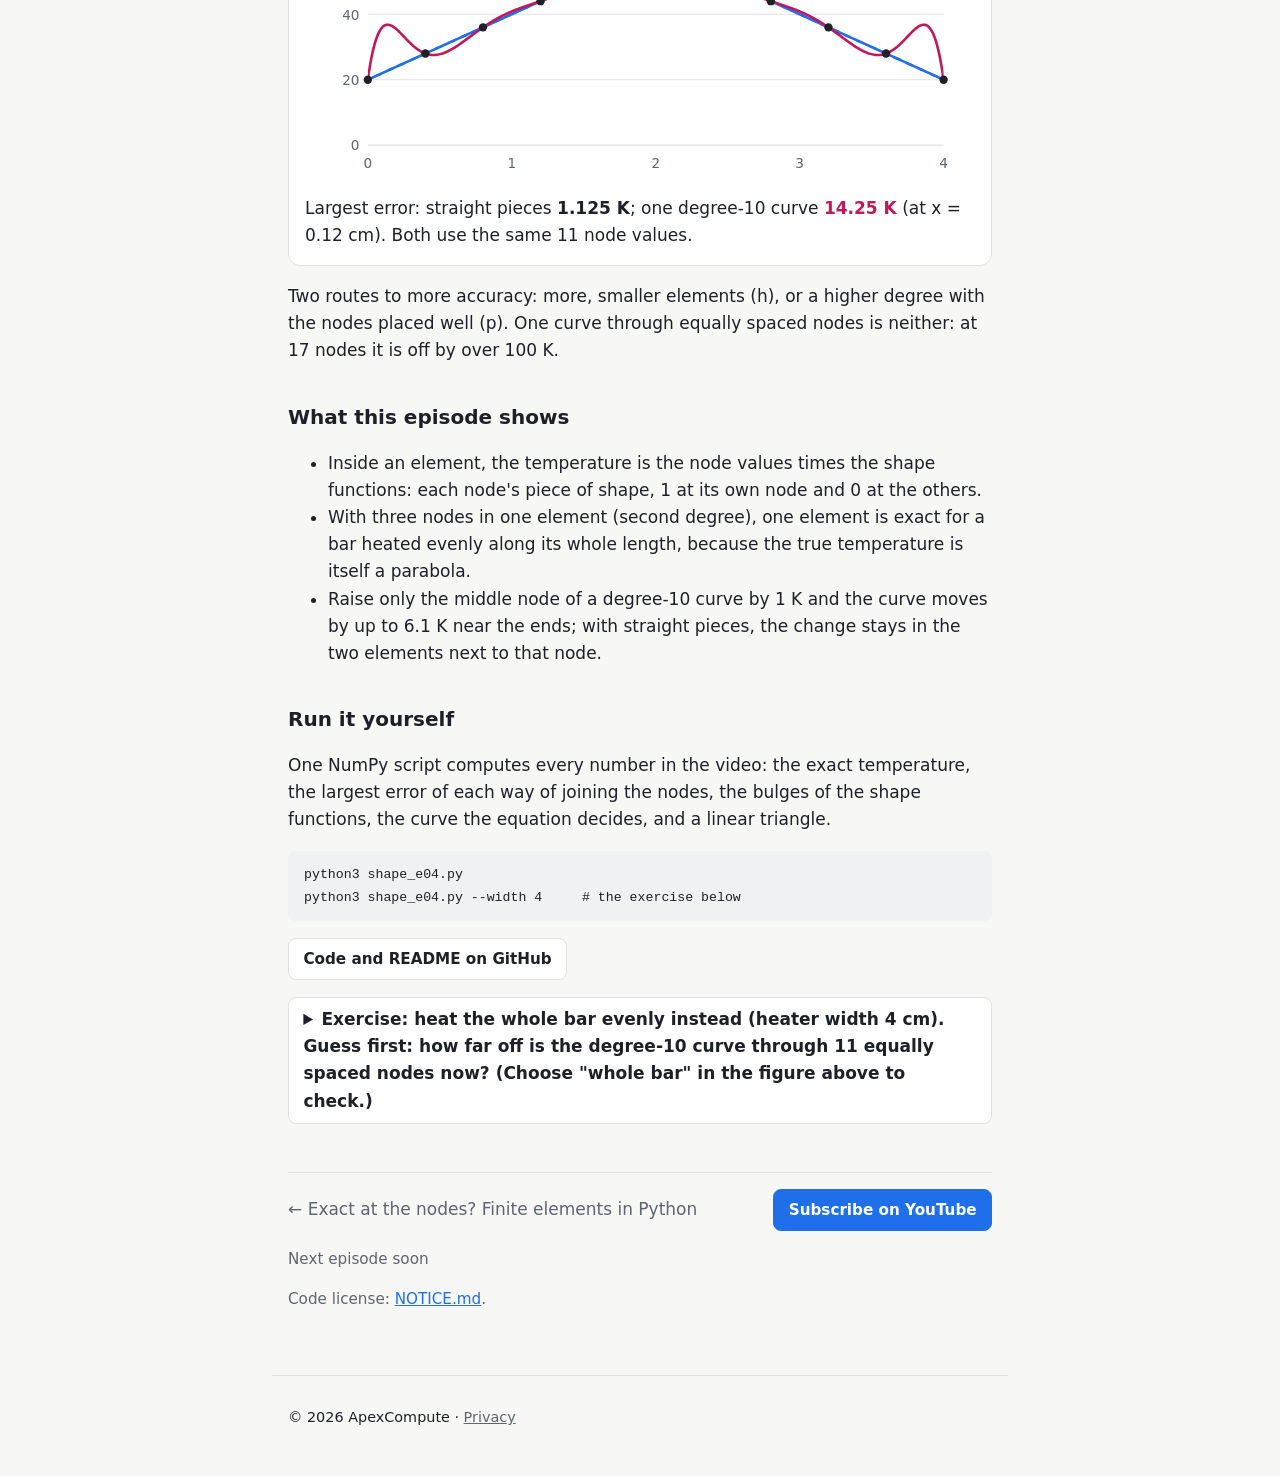
<file: courses/finite-elements/E04/index.html>
<!doctype html>
<html lang="en">
<head>
<meta charset="utf-8">
<meta name="viewport" content="width=device-width, initial-scale=1">
<title>More nodes, worse answer? Shape functions · Finite Elements from Scratch</title>
<meta name="description" content="The same 4 cm bar, but now all 80 W comes from a heater 0.4 cm wide in the middle. Take the exact temperatures at 11 nodes and join them two ways: 10 straight pieces, or one smooth curve of degree 10. Guess which is closer, then try more nodes yourself.">
<meta property="og:title" content="More nodes, worse answer? Shape functions">
<meta property="og:description" content="The same 4 cm bar, but now all 80 W comes from a heater 0.4 cm wide in the middle. Take the exact temperatures at 11 nodes and join them two ways: 10 straight pieces, or one smooth curve of degree 10. Guess which is closer, then try more nodes yourself.">
<meta property="og:image" content="https://i.ytimg.com/vi/E5_gn7ajWzo/maxresdefault.jpg">
<link rel="stylesheet" href="../../../assets/style.css">
</head>
<body>
<header>
  <a class="brand" href="../../../">ApexCompute</a>
  <nav><a href="../../../courses/">Courses</a><a href="../../../privacy.html">Privacy</a></nav>
</header>
<main class="episode">
<p class="kicker"><a href="../">Finite Elements from Scratch</a> · Episode 4</p>
<h1>More nodes, worse answer? Shape functions</h1>
<p class="lead">The same 4 cm bar, but now all 80 W comes from a heater 0.4 cm wide in the middle. Take the exact temperatures at 11 nodes and join them two ways: 10 straight pieces, or one smooth curve of degree 10. Guess which is closer, then try more nodes yourself.</p>
<div class="video"><iframe src="https://www.youtube-nocookie.com/embed/E5_gn7ajWzo" title="Watch the episode" loading="lazy" allow="encrypted-media; picture-in-picture; fullscreen" allowfullscreen></iframe></div>

<h2>1. Guess first</h2>
<p>The true temperature has a dome in the middle, 58 °C at the top. Joined by 10 straight pieces, the 11 node values are off by at most 1.1 K. Now one curve of degree 10 goes through the same 11 points. At its worst, how far is it from the true temperature?</p>
<div data-fea="quiz" data-config='{"answer":"D",
 "options":[{"id":"A","text":"less than 0.1 K"},{"id":"B","text":"at least 0.1 K, but less than 1.1 K"},{"id":"C","text":"no better than 1.1 K, but at most 5 K"},{"id":"D","text":"more than 5 K"}],
 "explain":{"A":"A smooth high-degree curve is great at round shapes, and with the whole bar heated it would be exact. But here the bend is squeezed into 0.4 cm, and the curve has to pass all 11 points at once.",
  "B":"Same 11 numbers, so you might expect a little better than straight lines. Near the middle it is close, but near the two ends it shoots off.",
  "C":"The sharp turn at the heater does cost something, but the big miss is not there: it is near the ends.",
  "D":"At 0.12 cm from the left end the curve is at 36.6 °C while the true temperature is 22.4 °C: 14.2 K off, and the same at the right end. Equally spaced nodes make the ends swing (the Runge phenomenon)."},
 "after":"Move the slider below: with equal spacing, more nodes make it worse."}'></div>

<h2>2. Try more nodes</h2>
<p>Both lines pass through the same node values. Change the number of nodes, crowd the nodes toward the ends (Chebyshev spacing), or widen the heater, and watch the two largest errors.</p>
<div data-fea="runge" data-config='{"start":11}'></div>
<p>Two routes to more accuracy: more, smaller elements (h), or a higher degree with the nodes placed well (p). One curve through equally spaced nodes is neither: at 17 nodes it is off by over 100 K.</p>

<h2>What this episode shows</h2>
<ul>
  <li>Inside an element, the temperature is the node values times the shape functions: each node's piece of shape, 1 at its own node and 0 at the others.</li>
  <li>With three nodes in one element (second degree), one element is exact for a bar heated evenly along its whole length, because the true temperature is itself a parabola.</li>
  <li>Raise only the middle node of a degree-10 curve by 1 K and the curve moves by up to 6.1 K near the ends; with straight pieces, the change stays in the two elements next to that node.</li>
</ul>

<h2>Run it yourself</h2>
<p>One NumPy script computes every number in the video: the exact temperature, the largest error of each way of joining the nodes, the bulges of the shape functions, the curve the equation decides, and a linear triangle.</p>
<pre><code>python3 shape_e04.py
python3 shape_e04.py --width 4     # the exercise below</code></pre>
<p><a class="button" href="https://github.com/apexcompute/apexcompute.github.io/tree/main/courses/finite-elements/E04">Code and README on GitHub</a></p>
<details><summary>Exercise: heat the whole bar evenly instead (heater width 4 cm). Guess first: how far off is the degree-10 curve through 11 equally spaced nodes now? (Choose "whole bar" in the figure above to check.)</summary>
<p>0 K. The exact temperature is then a parabola, and a curve of degree 10 can be a parabola exactly. The 10 straight pieces are off by 0.2 K. The swinging ends come from forcing one smooth curve through a sharp bend, not from high degree alone.</p>
</details>

<nav class="pager"><a href="../E03/">← Exact at the nodes? Finite elements in Python</a><a class="button sub" href="https://www.youtube.com/@apexcompute372?sub_confirmation=1">Subscribe on YouTube</a><span class="note">Next episode soon</span></nav>
<p class="note">Code license: <a href="https://github.com/apexcompute/apexcompute.github.io/blob/main/courses/finite-elements/NOTICE.md">NOTICE.md</a>.</p>
</main>
<footer>
  <p>© 2026 ApexCompute · <a href="../../../privacy.html">Privacy</a></p>
</footer>
<script src="../../../assets/fea.js"></script>
</body>
</html>
</file>
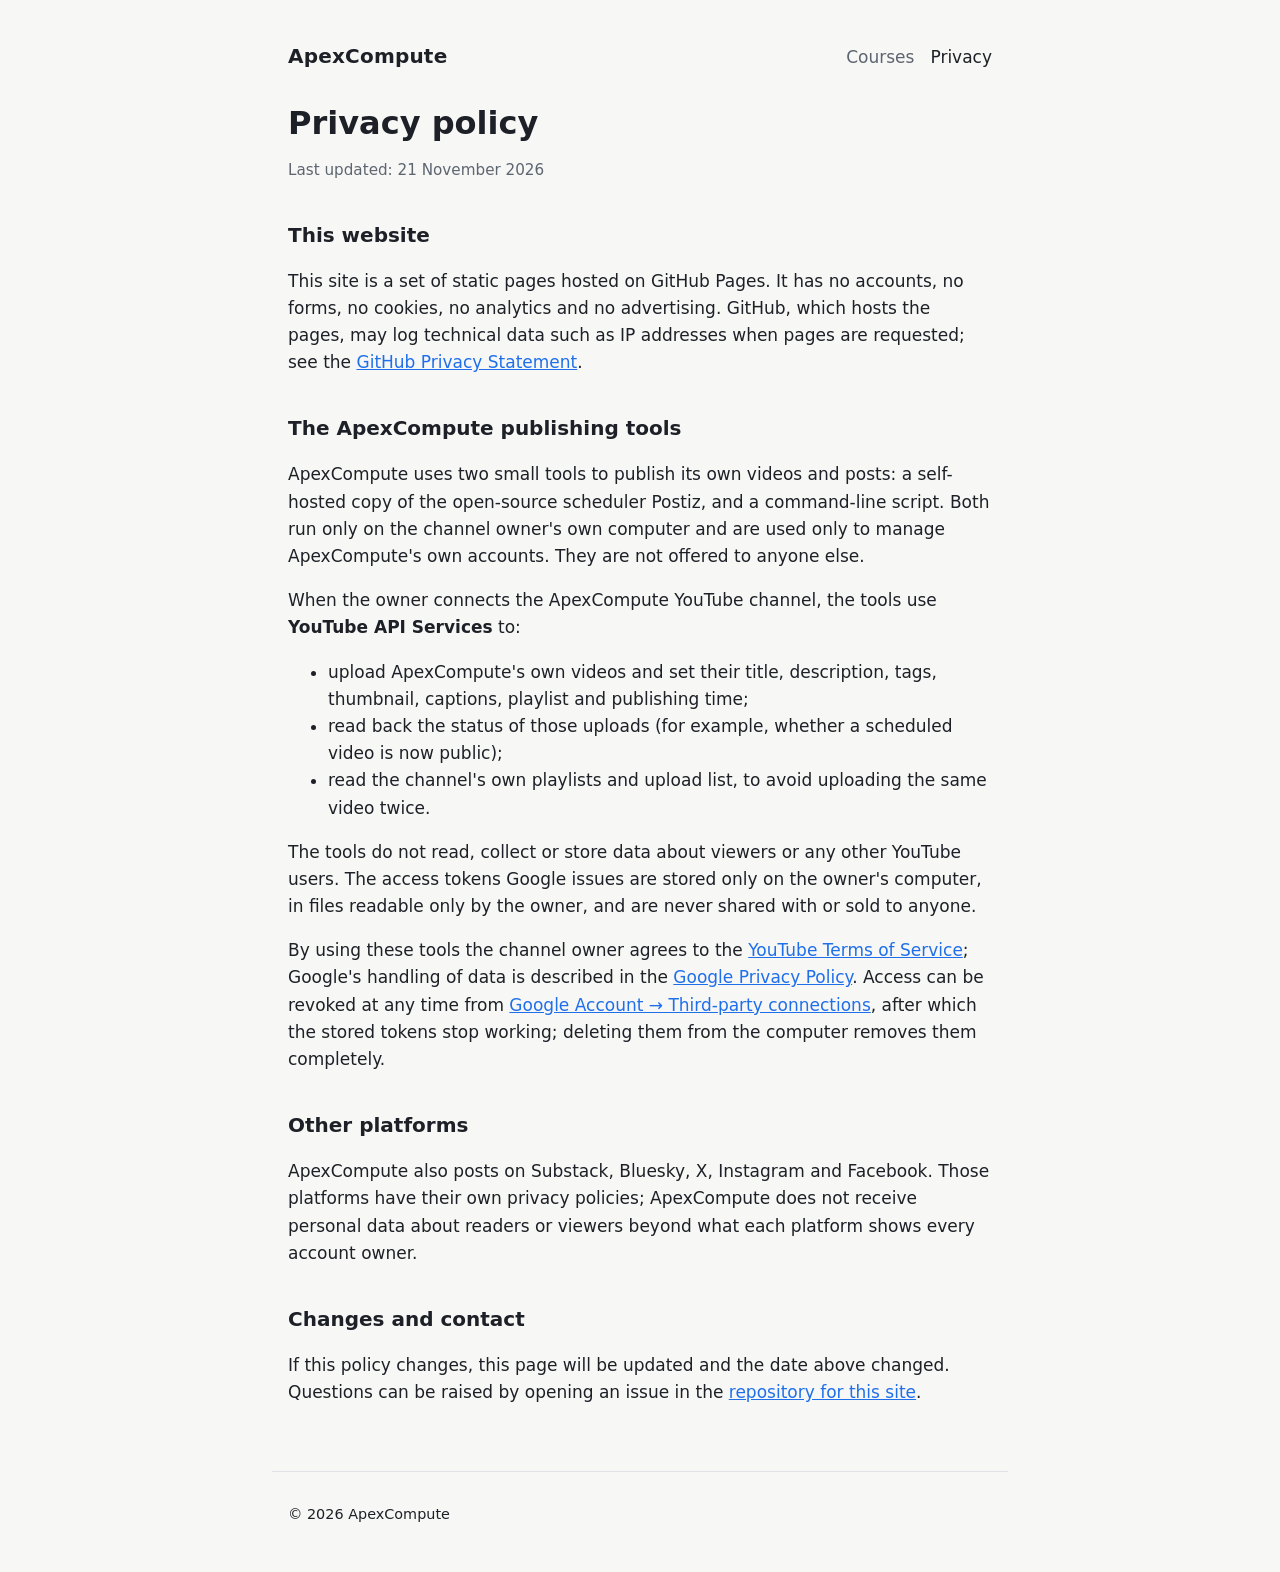
<file: privacy.html>
<!doctype html>
<html lang="en">
<head>
<meta charset="utf-8">
<meta name="viewport" content="width=device-width, initial-scale=1">
<title>Privacy · ApexCompute</title>
<meta name="description" content="Privacy policy for the ApexCompute website and publishing tools.">
<link rel="stylesheet" href="assets/style.css">
</head>
<body>
<header>
  <a class="brand" href="./">ApexCompute</a>
  <nav><a href="courses/">Courses</a><a href="privacy.html" aria-current="page">Privacy</a></nav>
</header>
<main>
<h1>Privacy policy</h1>
<p class="note">Last updated: 21 November 2026</p>

<h2>This website</h2>
<p>This site is a set of static pages hosted on GitHub Pages. It has no accounts, no forms, no cookies, no analytics and no advertising. GitHub, which hosts the pages, may log technical data such as IP addresses when pages are requested; see the <a href="https://docs.github.com/en/site-policy/privacy-policies/github-general-privacy-statement">GitHub Privacy Statement</a>.</p>

<h2>The ApexCompute publishing tools</h2>
<p>ApexCompute uses two small tools to publish its own videos and posts: a self-hosted copy of the open-source scheduler Postiz, and a command-line script. Both run only on the channel owner's own computer and are used only to manage ApexCompute's own accounts. They are not offered to anyone else.</p>
<p>When the owner connects the ApexCompute YouTube channel, the tools use <strong>YouTube API Services</strong> to:</p>
<ul>
  <li>upload ApexCompute's own videos and set their title, description, tags, thumbnail, captions, playlist and publishing time;</li>
  <li>read back the status of those uploads (for example, whether a scheduled video is now public);</li>
  <li>read the channel's own playlists and upload list, to avoid uploading the same video twice.</li>
</ul>
<p>The tools do not read, collect or store data about viewers or any other YouTube users. The access tokens Google issues are stored only on the owner's computer, in files readable only by the owner, and are never shared with or sold to anyone.</p>
<p>By using these tools the channel owner agrees to the <a href="https://www.youtube.com/t/terms">YouTube Terms of Service</a>; Google's handling of data is described in the <a href="https://policies.google.com/privacy">Google Privacy Policy</a>. Access can be revoked at any time from <a href="https://myaccount.google.com/permissions">Google Account → Third-party connections</a>, after which the stored tokens stop working; deleting them from the computer removes them completely.</p>

<h2>Other platforms</h2>
<p>ApexCompute also posts on Substack, Bluesky, X, Instagram and Facebook. Those platforms have their own privacy policies; ApexCompute does not receive personal data about readers or viewers beyond what each platform shows every account owner.</p>

<h2>Changes and contact</h2>
<p>If this policy changes, this page will be updated and the date above changed. Questions can be raised by opening an issue in the <a href="https://github.com/apexcompute/apexcompute.github.io/issues">repository for this site</a>.</p>
</main>
<footer>
  <p>© 2026 ApexCompute</p>
</footer>
</body>
</html>
</file>
<file: assets/style.css>
:root {
  --bg: #f7f7f5; --fg: #1d2127; --muted: #5d6570; --line: #dfe1e4; --accent: #1f6feb; --card: #ffffff;
  --max: 46rem;
}
@media (prefers-color-scheme: dark) {
  :root { --bg: #0f1216; --fg: #e6e8eb; --muted: #9aa3ad; --line: #252b33; --accent: #6aa6ff; --card: #161a20; }
}
* { box-sizing: border-box; }
html { -webkit-text-size-adjust: 100%; }
body {
  margin: 0; background: var(--bg); color: var(--fg);
  font: 17px/1.6 system-ui, -apple-system, "Segoe UI", Roboto, "Helvetica Neue", Arial, sans-serif;
}
header, main, footer { max-width: var(--max); margin: 0 auto; padding: 0 1rem; }
header { padding-top: 2.5rem; display: flex; justify-content: space-between; align-items: baseline; flex-wrap: wrap; gap: .5rem; }
header a.brand { font-weight: 700; font-size: 1.25rem; letter-spacing: .01em; color: var(--fg); text-decoration: none; }
nav a { margin-left: 1rem; color: var(--muted); text-decoration: none; }
nav a:hover, nav a[aria-current="page"] { color: var(--fg); }
main { padding-top: 1.5rem; padding-bottom: 3rem; }
h1 { font-size: 2rem; line-height: 1.2; margin: .5rem 0 1rem; }
h2 { font-size: 1.25rem; margin: 2.25rem 0 .75rem; }
p, li { color: var(--fg); }
.lead { font-size: 1.15rem; color: var(--muted); }
a { color: var(--accent); }
.cards { display: grid; gap: 1rem; grid-template-columns: repeat(auto-fit, minmax(16rem, 1fr)); margin: 1rem 0; }
.card { background: var(--card); border: 1px solid var(--line); border-radius: 10px; padding: 1rem 1.1rem; }
.card h3 { margin: 0 0 .35rem; font-size: 1.05rem; }
.card p { margin: 0; color: var(--muted); font-size: .95rem; }
.links { list-style: none; padding: 0; display: flex; flex-wrap: wrap; gap: .5rem 1.25rem; }
.note { color: var(--muted); font-size: .95rem; }
footer { border-top: 1px solid var(--line); padding-top: 1rem; padding-bottom: 2rem; color: var(--muted); font-size: .9rem; }
footer a { color: var(--muted); }

/* episode pages (interactive companion pages; 2026-11-22) */
:root { --s1: #1b7f79; --s2: #c2185b; --s3: #b26a00; --hit: #fff1c2; --ok: #1a7f37; --bad: #b42318; --code: #f0f1f3; }
@media (prefers-color-scheme: dark) {
  :root { --s1: #4fd1c5; --s2: #f06292; --s3: #f5b041; --hit: #4a3b0a; --ok: #56d364; --bad: #ff7b72; --code: #1c2128; }
}
.kicker { color: var(--muted); font-size: .95rem; margin: 0; }
.kicker a { color: var(--muted); }
.video { position: relative; aspect-ratio: 16 / 9; margin: 1.25rem 0; border-radius: 10px; overflow: hidden; background: #000; }
.video iframe { position: absolute; inset: 0; width: 100%; height: 100%; border: 0; }
.button { display: inline-block; padding: .5rem .9rem; border-radius: 8px; border: 1px solid var(--line);
  background: var(--card); color: var(--fg); text-decoration: none; font-weight: 600; font-size: .95rem; }
.button:hover { border-color: var(--accent); }
.button.sub { background: var(--accent); border-color: var(--accent); color: #fff; }
.pager { display: flex; justify-content: space-between; align-items: center; gap: 1rem; flex-wrap: wrap;
  margin: 3rem 0 1rem; padding-top: 1rem; border-top: 1px solid var(--line); }
.pager a { margin: 0; }
pre { background: var(--code); border-radius: 8px; padding: .75rem 1rem; overflow-x: auto; font-size: .9rem; }
code { font-family: ui-monospace, SFMono-Regular, Menlo, Consolas, monospace; font-size: .92em; }
details { background: var(--card); border: 1px solid var(--line); border-radius: 8px; padding: .5rem .9rem; margin: .75rem 0; }
summary { cursor: pointer; font-weight: 600; }
.widget { background: var(--card); border: 1px solid var(--line); border-radius: 12px; padding: 1rem; margin: 1rem 0; }
.widget .row { display: flex; flex-wrap: wrap; gap: .5rem; align-items: center; margin: .5rem 0; }
.widget button { font: inherit; font-size: .95rem; padding: .4rem .8rem; border-radius: 8px; cursor: pointer;
  border: 1px solid var(--line); background: var(--bg); color: var(--fg); }
.widget button[aria-pressed="true"] { border-color: var(--accent); outline: 2px solid var(--accent); }
.widget button:disabled { opacity: .5; cursor: default; }
.widget .msg { min-height: 1.6em; margin: .5rem 0 0; }
.widget .ok { color: var(--ok); } .widget .bad { color: var(--bad); }
.widget svg { width: 100%; height: auto; display: block; }
.widget label { font-size: .95rem; display: flex; gap: .5rem; align-items: center; }
.widget input[type=range] { width: 9rem; }
table.k { border-collapse: collapse; margin: .5rem 0; font-variant-numeric: tabular-nums; }
table.k th { color: var(--muted); font-weight: 500; font-size: .85rem; padding: 0 .4rem; }
table.k td { border: 1px solid var(--line); min-width: 4.2rem; height: 2.6rem; text-align: center; padding: .1rem .3rem; font-size: .95rem; }
table.k td.hit { background: var(--hit); font-weight: 700; }
table.k td small { display: block; font-size: .72rem; color: var(--muted); line-height: 1.1; }
.c1 { color: var(--s1); } .c2 { color: var(--s2); } .c3 { color: var(--s3); }
.scroll { overflow-x: auto; }
ol.episodes { list-style: none; padding: 0; }
ol.episodes li { border: 1px solid var(--line); background: var(--card); border-radius: 10px; padding: .75rem 1rem; margin: .6rem 0; }
ol.episodes li a { font-weight: 600; text-decoration: none; }
ol.episodes li .ep { color: var(--muted); font-weight: 500; margin-right: .4rem; }
ol.episodes li p { margin: .25rem 0 0; color: var(--muted); font-size: .95rem; }
.chat { display: flex; flex-direction: column; gap: .5rem; margin: .75rem 0; }
.bubble { border-radius: 10px; padding: .55rem .8rem; border: 1px solid var(--line); max-width: 100%; overflow-x: auto; }
.bubble .who { font-size: .78rem; color: var(--muted); text-transform: uppercase; letter-spacing: .04em; display: block; }
.bubble.user { background: var(--bg); }
.bubble.model { background: var(--card); border-color: var(--accent); }
.bubble.tool { background: var(--code); }
.bubble pre { margin: .3rem 0 0; padding: .4rem .6rem; }
.bubble.new { animation: pop .35s ease-out; }
@keyframes pop { from { opacity: 0; transform: translateY(6px); } to { opacity: 1; transform: none; } }
.meter { display: grid; grid-template-columns: 6rem 1fr 4rem; gap: .5rem; align-items: center; font-size: .9rem; }
.meter .bar { height: .7rem; border-radius: 4px; background: var(--accent); }
@media (prefers-reduced-motion: reduce) { .bubble.new { animation: none; } }
</file>
